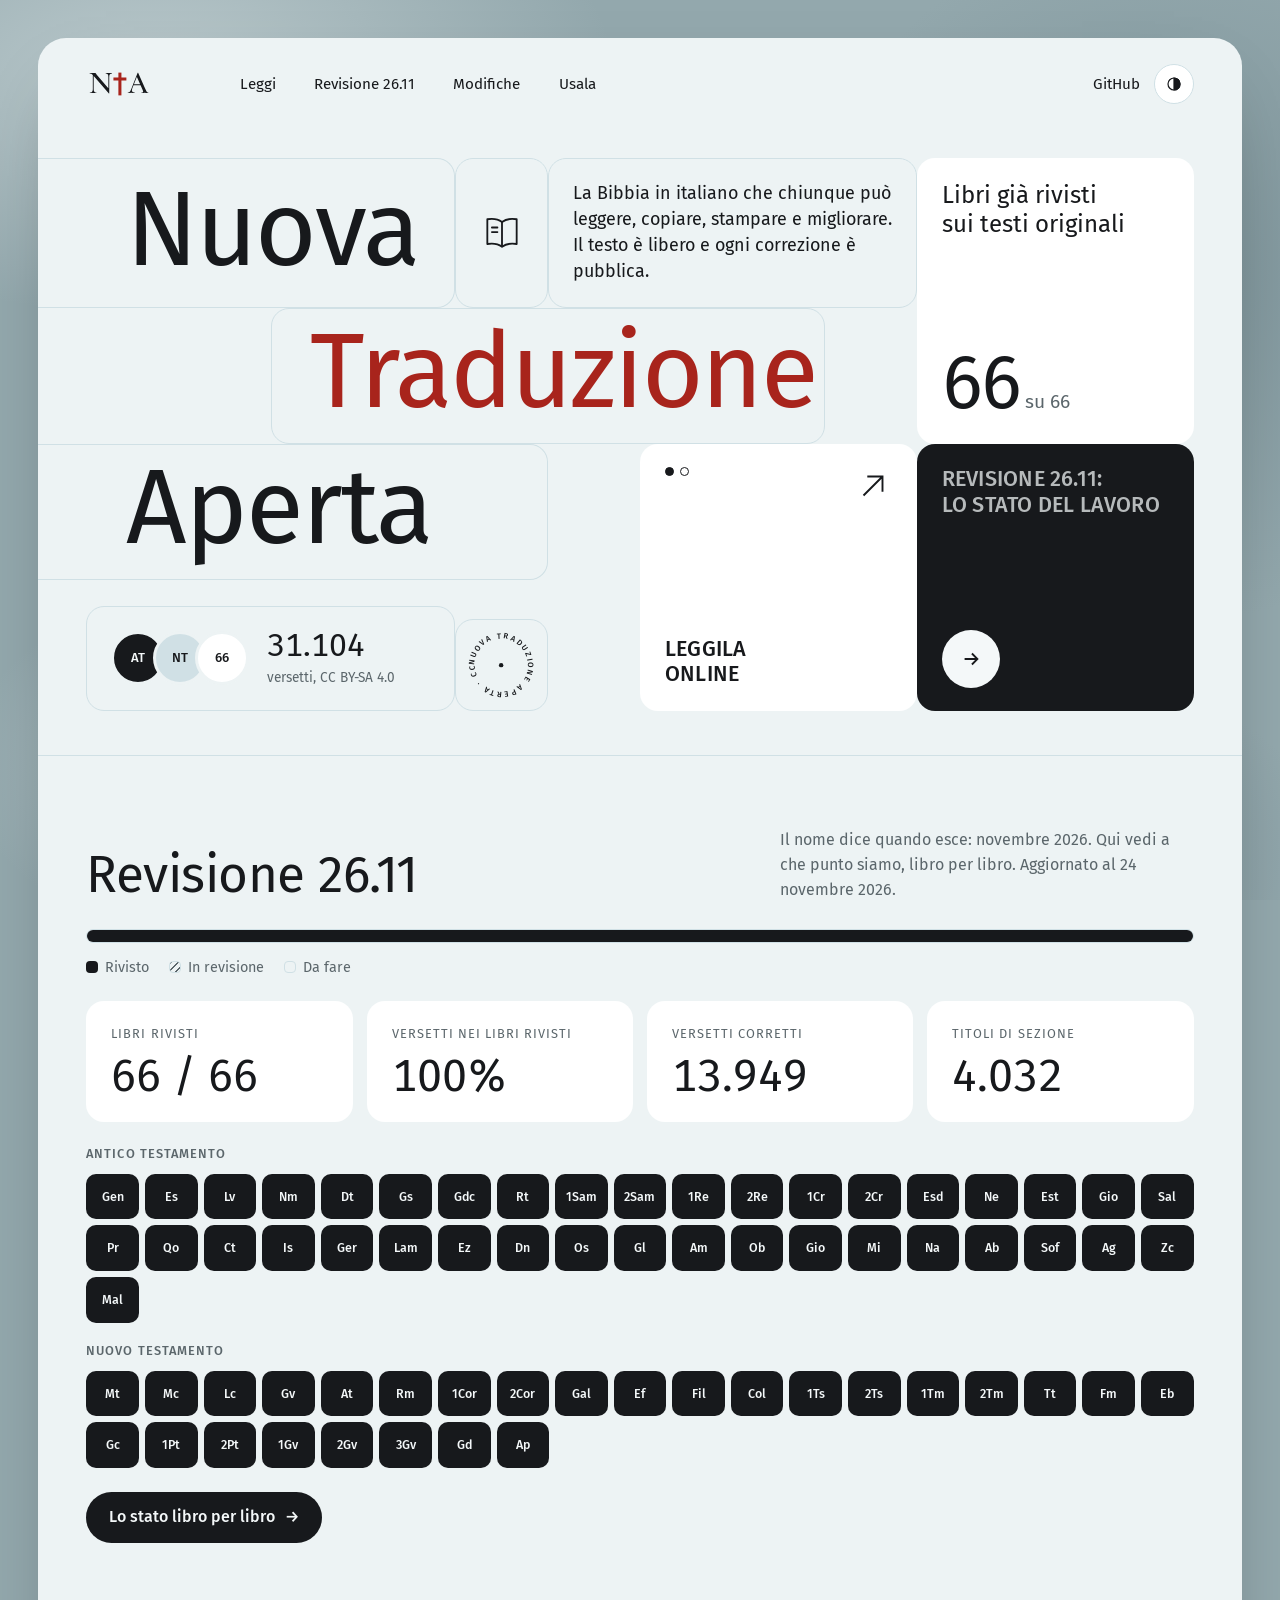
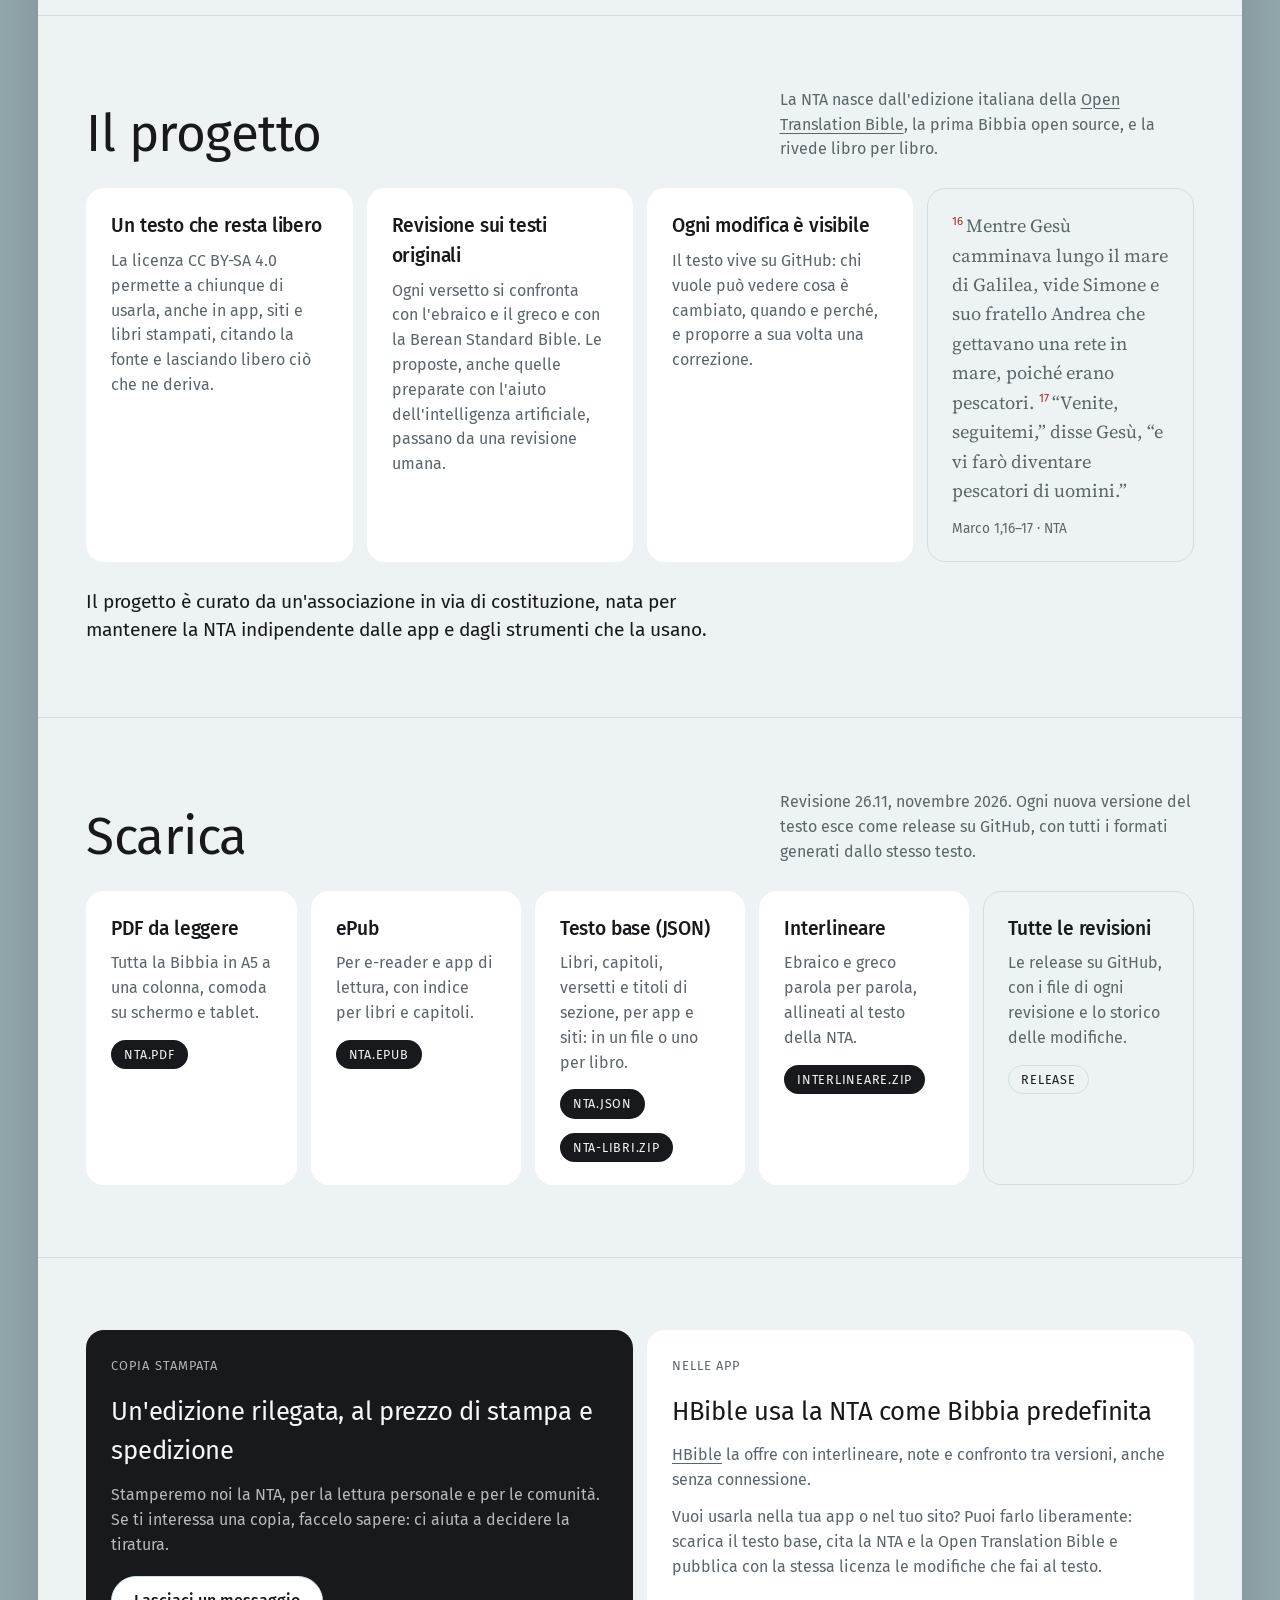
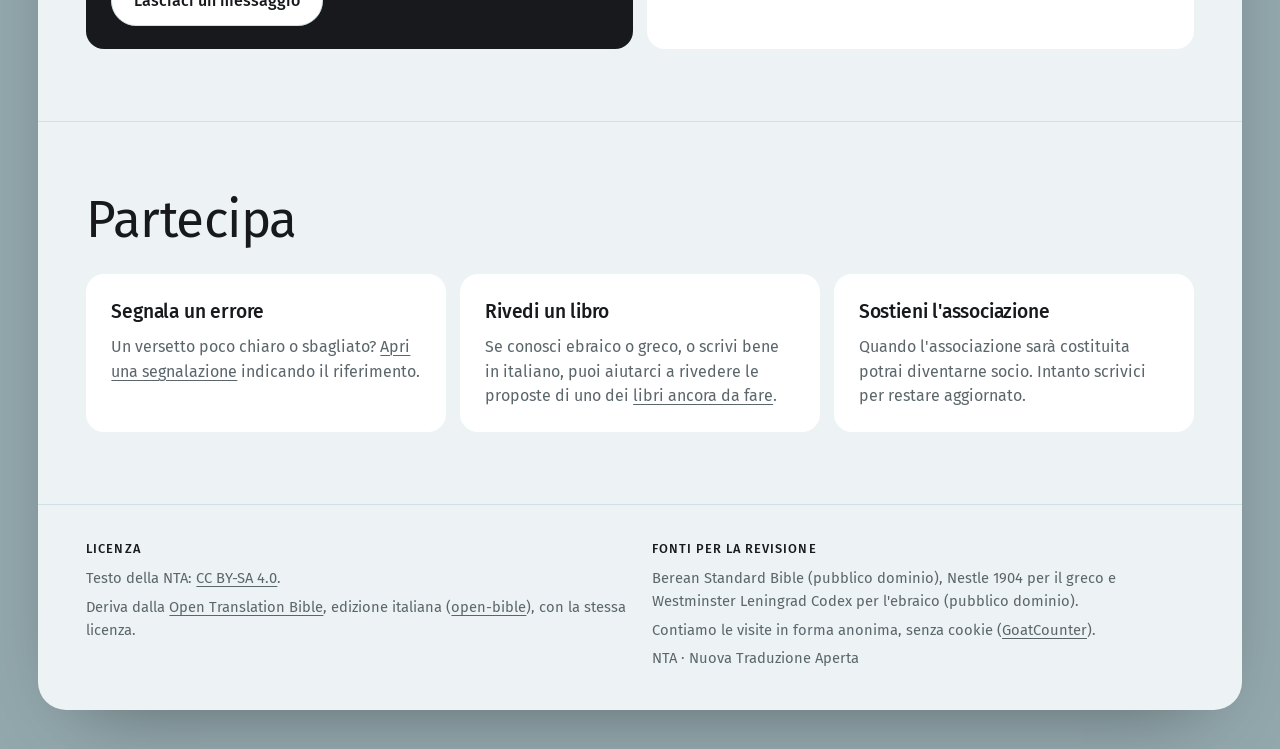
<file: index.html>
<!doctype html>
<html lang="it">
<head>
<meta charset="utf-8">
<meta name="viewport" content="width=device-width,initial-scale=1,viewport-fit=cover">
<title>Nuova Traduzione Aperta</title>
<link rel="icon" href="assets/favicon.svg" type="image/svg+xml">
<link rel="apple-touch-icon" href="assets/nta-icona-192.png">
<meta property="og:image" content="https://nta-nuova-traduzione-aperta.github.io/assets/nta-logo-1200.png">
<meta property="og:title" content="Nuova Traduzione Aperta">
<meta name="description" content="NTA, Nuova Traduzione Aperta: una traduzione italiana della Bibbia con licenza libera CC BY-SA 4.0, da leggere, scaricare, stampare e migliorare insieme. Revisione 26.11 disponibile in PDF, ePub e JSON.">
<link rel="preconnect" href="https://fonts.googleapis.com">
<link rel="preconnect" href="https://fonts.gstatic.com" crossorigin>
<link rel="stylesheet" href="https://fonts.googleapis.com/css2?family=Fira+Sans:wght@300;400;500&family=Source+Serif+4:opsz,wght@8..60,400&display=swap">
<link rel="stylesheet" href="assets/nta.css">
<script src="assets/nta.js"></script>
</head>
<body>
<div class="sheet">

<header class="mast pad">
  <a class="brand" href="./" aria-label="NTA, Nuova Traduzione Aperta, home">
    <img class="on-light" src="assets/nta-logo-inchiostro.svg" alt="NTA" width="66" height="30">
    <img class="on-dark" src="assets/nta-logo-su-scuro.svg" alt="NTA" width="66" height="30">
  </a>
  <nav aria-label="Sezioni"><ul>
    <li><a href="leggi/">Leggi</a></li>
    <li><a href="revisione/">Revisione 26.11</a></li>
    <li><a href="modifiche/">Modifiche</a></li>
    <li><a href="usa/">Usala</a></li>
  </ul></nav>
  <div class="end">
    <a href="https://github.com/NTA-nuova-traduzione-aperta/bibbia">GitHub</a>
    <button class="round" type="button" data-tema aria-label="Cambia tema chiaro o scuro">
      <svg viewBox="0 0 24 24" fill="none" stroke="currentColor" stroke-width="1.6"><circle cx="12" cy="12" r="8"/><path d="M12 4a8 8 0 0 1 0 16z" fill="currentColor"/></svg>
    </button>
  </div>
</header>

<main>
  <section class="hero pad" aria-labelledby="titolo">
    <h1 id="titolo" class="tile word w1">Nuova</h1>
    <div class="tile icon" aria-hidden="true">
      <svg viewBox="0 0 48 48" fill="none" stroke="currentColor" stroke-width="2" stroke-linejoin="round"><path d="M24 12c-4-3-10-4-16-3v27c6-1 12 0 16 3 4-3 10-4 16-3V9c-6-1-12 0-16 3z"/><path d="M24 12v27"/><path d="M13 18h6M13 23h6" stroke-linecap="round"/></svg>
    </div>
    <p class="tile tag">La Bibbia in italiano che chiunque può leggere, copiare, stampare e migliorare. Il testo è libero e ogni correzione è pubblica.</p>
    <p class="tile word w2" aria-hidden="true"><em>Traduzione</em></p>
    <p class="tile word w3" aria-hidden="true">Aperta</p>

    <div class="tile white stat">
      <p>Libri già rivisti<br>sui testi originali</p>
      <p><span class="big" data-s="rivisti">31</span> <span class="of">su 66</span></p>
    </div>

    <a class="tile white app" href="leggi/">
      <div class="top"><span class="dots" aria-hidden="true"><i></i><i></i></span>
        <svg class="arrow" viewBox="0 0 40 40" fill="none" stroke="currentColor" stroke-width="2" aria-hidden="true"><path d="M10 30 30 10M14 10h16v16"/></svg></div>
      <p class="caps">Leggila<br>online</p>
    </a>

    <a class="tile solid rev" href="revisione/">
      <p class="caps">Revisione <span data-s="revisione">26.11</span>:<br>lo stato del lavoro</p>
      <span class="go" aria-hidden="true"><svg viewBox="0 0 24 24" fill="none" stroke="currentColor" stroke-width="2"><path d="M5 12h13M13 6l6 6-6 6"/></svg></span>
    </a>

    <div class="tile facts">
      <div class="discs" aria-hidden="true"><span>AT</span><span>NT</span><span>66</span></div>
      <p><span class="num">31.104</span><small>versetti, CC BY-SA 4.0</small></p>
    </div>
    <div class="tile seal" aria-hidden="true">
      <svg viewBox="0 0 100 100"><defs><path id="giro" d="M50 50m-36 0a36 36 0 1 1 72 0a36 36 0 1 1-72 0"/></defs>
        <text><textPath href="#giro">Nuova traduzione aperta · CC BY-SA ·</textPath></text>
        <circle cx="50" cy="50" r="3" fill="currentColor"/></svg>
    </div>
  </section>

  <section class="section pad" id="revisione" aria-labelledby="t-rev">
    <div class="head">
      <h2 id="t-rev">Revisione <span data-s="revisione">26.11</span></h2>
      <p>Il nome dice quando esce: <span data-s="obiettivo">novembre 2026</span>. Qui vedi a che punto siamo, libro per libro. Aggiornato al <span data-s="aggiornato">19 ottobre 2026</span>.</p>
    </div>
    <div class="bar" id="bar" role="img" aria-label="Avanzamento della revisione"></div>
    <div class="legend"><span><i class="s-rivisto"></i>Rivisto</span><span><i class="s-in-revisione"></i>In revisione</span><span><i></i>Da fare</span></div>
    <div class="nums">
      <div class="tile white"><span class="label">Libri rivisti</span><b><span data-s="rivisti">31</span> / <span data-s="libri">66</span></b></div>
      <div class="tile white"><span class="label">Versetti nei libri rivisti</span><b data-s="percento">43%</b></div>
      <div class="tile white"><span class="label">Versetti corretti</span><b data-s="cambiati">4.440</b></div>
      <div class="tile white"><span class="label">Titoli di sezione</span><b data-s="titoli">1.733</b></div>
    </div>
    <div class="map" id="map"><p class="wait">La mappa dei libri si carica da <a href="stato.json">stato.json</a>.</p></div>
    <p style="margin-top:24px"><a class="btn dark" href="revisione/">Lo stato libro per libro <span aria-hidden="true">→</span></a></p>
  </section>

  <section class="section pad" id="progetto" aria-labelledby="t-prog">
    <div class="head">
      <h2 id="t-prog">Il progetto</h2>
      <p>La NTA nasce dall'edizione italiana della <a href="https://openbible.uk">Open Translation Bible</a>, la prima Bibbia open source, e la rivede libro per libro.</p>
    </div>
    <div class="grid">
      <div class="tile white"><h3>Un testo che resta libero</h3><p>La licenza CC BY-SA 4.0 permette a chiunque di usarla, anche in app, siti e libri stampati, citando la fonte e lasciando libero ciò che ne deriva.</p></div>
      <div class="tile white"><h3>Revisione sui testi originali</h3><p>Ogni versetto si confronta con l'ebraico e il greco e con la Berean Standard Bible. Le proposte, anche quelle preparate con l'aiuto dell'intelligenza artificiale, passano da una revisione umana.</p></div>
      <div class="tile white"><h3>Ogni modifica è visibile</h3><p>Il testo vive su GitHub: chi vuole può vedere cosa è cambiato, quando e perché, e proporre a sua volta una correzione.</p></div>
      <figure class="tile" style="margin:0">
        <p class="verse"><sup>16</sup>Mentre Gesù camminava lungo il mare di Galilea, vide Simone e suo fratello Andrea che gettavano una rete in mare, poiché erano pescatori. <sup>17</sup>“Venite, seguitemi,” disse Gesù, “e vi farò diventare pescatori di uomini.”</p>
        <figcaption class="ref">Marco 1,16–17 · NTA</figcaption>
      </figure>
    </div>
    <p class="lead" style="margin-top:26px">Il progetto è curato da un'associazione in via di costituzione, nata per mantenere la NTA indipendente dalle app e dagli strumenti che la usano.</p>
  </section>

  <section class="section pad" id="scarica" aria-labelledby="t-scar">
    <div class="head">
      <h2 id="t-scar">Scarica</h2>
      <p>Revisione 26.11, novembre 2026. Ogni nuova versione del testo esce come release su GitHub, con tutti i formati generati dallo stesso testo.</p>
    </div>
    <div class="grid">
      <div class="tile white"><h3>PDF da leggere</h3><p>Tutta la Bibbia in A5 a una colonna, comoda su schermo e tablet.</p><a class="pill ready" href="https://github.com/NTA-nuova-traduzione-aperta/bibbia/releases/latest/download/nta.pdf">nta.pdf</a></div>
      <div class="tile white"><h3>ePub</h3><p>Per e-reader e app di lettura, con indice per libri e capitoli.</p><a class="pill ready" href="https://github.com/NTA-nuova-traduzione-aperta/bibbia/releases/latest/download/nta.epub">nta.epub</a></div>
      <div class="tile white"><h3>Testo base (JSON)</h3><p>Libri, capitoli, versetti e titoli di sezione, per app e siti: in un file o uno per libro.</p><a class="pill ready" href="https://github.com/NTA-nuova-traduzione-aperta/bibbia/releases/latest/download/nta.json">nta.json</a> <a class="pill ready" href="https://github.com/NTA-nuova-traduzione-aperta/bibbia/releases/latest/download/nta-libri.zip">nta-libri.zip</a></div>
      <div class="tile white"><h3>Interlineare</h3><p>Ebraico e greco parola per parola, allineati al testo della NTA.</p><a class="pill ready" href="https://github.com/NTA-nuova-traduzione-aperta/bibbia/releases/latest/download/interlineare.zip">interlineare.zip</a></div>
      <div class="tile"><h3>Tutte le revisioni</h3><p>Le release su GitHub, con i file di ogni revisione e lo storico delle modifiche.</p><a class="pill" href="https://github.com/NTA-nuova-traduzione-aperta/bibbia/releases">Release</a></div>
    </div>
  </section>

  <section class="section pad" id="app" aria-labelledby="t-app">
    <div class="grid">
      <div class="tile solid" id="stampa">
        <span class="label" style="color:inherit;opacity:.7">Copia stampata</span>
        <h3 style="font-size:1.6rem;font-weight:400;margin:14px 0 12px">Un'edizione rilegata, al prezzo di stampa e spedizione</h3>
        <p>Stamperemo noi la NTA, per la lettura personale e per le comunità. Se ti interessa una copia, faccelo sapere: ci aiuta a decidere la tiratura.</p>
        <p style="margin-top:18px"><a class="btn" href="https://github.com/NTA-nuova-traduzione-aperta/bibbia/issues">Lasciaci un messaggio</a></p>
      </div>
      <div class="tile white">
        <span class="label">Nelle app</span>
        <h2 id="t-app" style="font-size:1.6rem;margin:14px 0 12px">HBible usa la NTA come Bibbia predefinita</h2>
        <p><a href="https://github.com/hooloovoochimico/hbible">HBible</a> la offre con interlineare, note e confronto tra versioni, anche senza connessione.</p>
        <p style="margin-top:12px">Vuoi usarla nella tua app o nel tuo sito? Puoi farlo liberamente: scarica il testo base, cita la NTA e la Open Translation Bible e pubblica con la stessa licenza le modifiche che fai al testo.</p>
      </div>
    </div>
  </section>

  <section class="section pad" id="partecipa" aria-labelledby="t-part">
    <div class="head"><h2 id="t-part">Partecipa</h2></div>
    <div class="grid">
      <div class="tile white"><h3>Segnala un errore</h3><p>Un versetto poco chiaro o sbagliato? <a href="https://github.com/NTA-nuova-traduzione-aperta/bibbia/issues">Apri una segnalazione</a> indicando il riferimento.</p></div>
      <div class="tile white"><h3>Rivedi un libro</h3><p>Se conosci ebraico o greco, o scrivi bene in italiano, puoi aiutarci a rivedere le proposte di uno dei <a href="revisione/">libri ancora da fare</a>.</p></div>
      <div class="tile white"><h3>Sostieni l'associazione</h3><p>Quando l'associazione sarà costituita potrai diventarne socio. Intanto scrivici per restare aggiornato.</p></div>
    </div>
  </section>
</main>

<footer class="pad">
  <div>
    <h4>Licenza</h4>
    <p>Testo della NTA: <a href="https://creativecommons.org/licenses/by-sa/4.0/deed.it">CC BY-SA 4.0</a>.</p>
    <p>Deriva dalla <a href="https://openbible.uk">Open Translation Bible</a>, edizione italiana (<a href="https://github.com/OpenTranslationBible/open-bible">open-bible</a>), con la stessa licenza.</p>
  </div>
  <div>
    <h4>Fonti per la revisione</h4>
    <p>Berean Standard Bible (pubblico dominio), Nestle 1904 per il greco e Westminster Leningrad Codex per l'ebraico (pubblico dominio).</p>
    <p>Contiamo le visite in forma anonima, senza cookie (<a href="https://www.goatcounter.com">GoatCounter</a>).</p>
    <p>NTA · Nuova Traduzione Aperta</p>
  </div>
</footer>

</div>
<script>
NTA.stato('').then(function (s) {
  NTA.fill(s);
  NTA.bar(document.getElementById('bar'), s);
  NTA.map(document.getElementById('map'), s, 'revisione/');
}).catch(function () {});
</script>
</body>
</html>
</file>
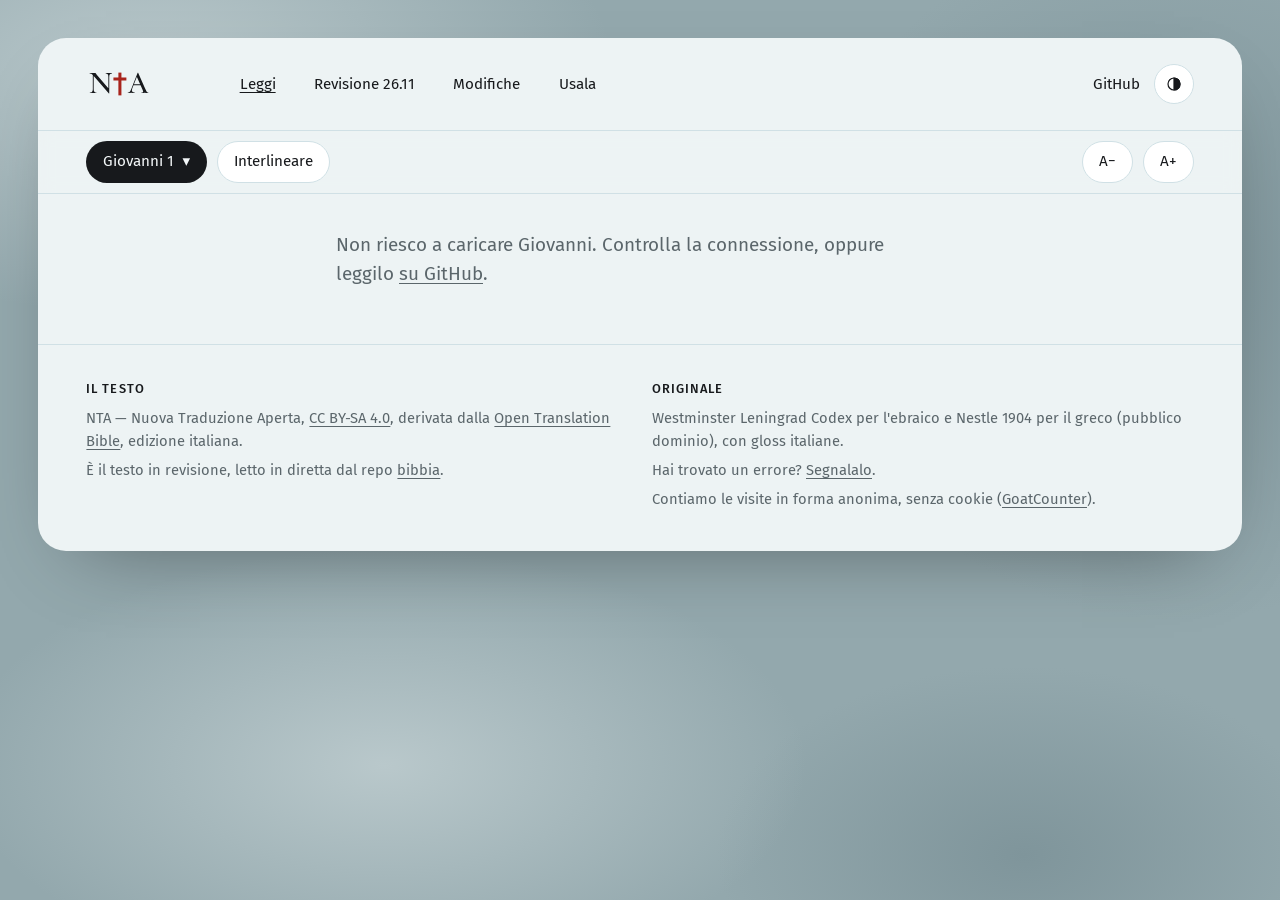
<file: leggi/index.html>
<!doctype html>
<html lang="it">
<head>
<meta charset="utf-8">
<meta name="viewport" content="width=device-width,initial-scale=1,viewport-fit=cover">
<title>Leggi la NTA</title>
<link rel="icon" href="../assets/favicon.svg" type="image/svg+xml">
<link rel="apple-touch-icon" href="../assets/nta-icona-192.png">
<meta property="og:image" content="https://nta-nuova-traduzione-aperta.github.io/assets/nta-logo-1200.png">
<meta property="og:title" content="Leggi la NTA · Nuova Traduzione Aperta">
<meta name="description" content="Leggi online la NTA, Nuova Traduzione Aperta: tutti i 66 libri, con titoli di sezione, note e il testo ebraico e greco parola per parola.">
<link rel="preconnect" href="https://fonts.googleapis.com">
<link rel="preconnect" href="https://fonts.gstatic.com" crossorigin>
<link rel="stylesheet" href="https://fonts.googleapis.com/css2?family=Fira+Sans:wght@300;400;500&family=Source+Serif+4:ital,opsz,wght@0,8..60,400;1,8..60,400&family=Noto+Serif+Hebrew&display=swap">
<link rel="stylesheet" href="../assets/nta.css">
<script src="../assets/nta.js"></script>
</head>
<body>
<div class="sheet">

<header class="mast pad">
  <a class="brand" href="../" aria-label="NTA, Nuova Traduzione Aperta, home">
    <img class="on-light" src="../assets/nta-logo-inchiostro.svg" alt="NTA" width="66" height="30">
    <img class="on-dark" src="../assets/nta-logo-su-scuro.svg" alt="NTA" width="66" height="30">
  </a>
  <nav aria-label="Sezioni"><ul>
    <li><a href="./" aria-current="page">Leggi</a></li>
    <li><a href="../revisione/">Revisione 26.11</a></li>
    <li><a href="../modifiche/">Modifiche</a></li>
    <li><a href="../usa/">Usala</a></li>
  </ul></nav>
  <div class="end">
    <a href="https://github.com/NTA-nuova-traduzione-aperta/bibbia">GitHub</a>
    <button class="round" type="button" data-tema aria-label="Cambia tema chiaro o scuro">
      <svg viewBox="0 0 24 24" fill="none" stroke="currentColor" stroke-width="1.6"><circle cx="12" cy="12" r="8"/><path d="M12 4a8 8 0 0 1 0 16z" fill="currentColor"/></svg>
    </button>
  </div>
</header>

<main>
  <div class="reader-bar pad">
    <button class="chip dark" type="button" id="scegli" aria-expanded="false" aria-controls="picker">Scegli il libro <span aria-hidden="true">▾</span></button>
    <button class="chip" type="button" id="orig" aria-pressed="false" title="Tocca un versetto per vedere l'ebraico o il greco parola per parola">Interlineare</button>
    <span class="sp"></span>
    <button class="chip" type="button" id="meno" aria-label="Testo più piccolo">A−</button>
    <button class="chip" type="button" id="piu" aria-label="Testo più grande">A+</button>
  </div>
  <p class="pad hint" id="hint" hidden>Interlineare attivo: tocca un versetto per vedere l'ebraico o il greco parola per parola, con il significato in italiano.</p>
  <div class="picker pad" id="picker" hidden></div>

  <article class="page pad" id="page" aria-live="polite">
    <p class="wait">Caricamento…</p>
  </article>
</main>

<footer class="pad">
  <div>
    <h4>Il testo</h4>
    <p>NTA — Nuova Traduzione Aperta, <a href="https://creativecommons.org/licenses/by-sa/4.0/deed.it">CC BY-SA 4.0</a>, derivata dalla <a href="https://openbible.uk">Open Translation Bible</a>, edizione italiana.</p>
    <p>È il testo in revisione, letto in diretta dal repo <a href="https://github.com/NTA-nuova-traduzione-aperta/bibbia">bibbia</a>.</p>
  </div>
  <div>
    <h4>Originale</h4>
    <p>Westminster Leningrad Codex per l'ebraico e Nestle 1904 per il greco (pubblico dominio), con gloss italiane.</p>
    <p>Hai trovato un errore? <a href="https://github.com/NTA-nuova-traduzione-aperta/bibbia/issues">Segnalalo</a>.</p>
    <p>Contiamo le visite in forma anonima, senza cookie (<a href="https://www.goatcounter.com">GoatCounter</a>).</p>
  </div>
</footer>

</div>
<script>
(function () {
  var RAW = 'https://raw.githubusercontent.com/NTA-nuova-traduzione-aperta/bibbia/main/';
  var page = document.getElementById('page'), picker = document.getElementById('picker');
  var btnScegli = document.getElementById('scegli'), btnOrig = document.getElementById('orig');
  var libri = [], cache = {}, attuale = null, conOriginale = false;
  var STATO = {
    'rivisto': 'Libro rivisto sui testi originali per la Revisione 26.11.',
    'in-revisione': 'Libro in revisione per la 26.11: qui c’è ancora il testo di prima.',
    'da-fare': 'Libro non ancora rivisto: è il testo della Open Translation Bible, con le prime correzioni.'
  };

  function salva(k, v) { try { localStorage.setItem(k, v); } catch (e) {} }
  function leggi(k) { try { return localStorage.getItem(k); } catch (e) { return null; } }
  function esc(s) { return String(s).replace(/[&<>"]/g, function (c) { return { '&': '&amp;', '<': '&lt;', '>': '&gt;', '"': '&quot;' }[c]; }); }
  function json(file) {
    if (!cache[file]) cache[file] = fetch(RAW + file).then(function (r) { if (!r.ok) throw new Error(r.status); return r.json(); });
    return cache[file];
  }
  function libro(n) { return libri.find(function (l) { return l.n === n; }); }

  // dimensione del testo
  var fs = parseFloat(leggi('nta-fs')) || 1.18;
  function setFs(x) { fs = Math.min(1.7, Math.max(.95, x)); page.style.setProperty('--fs', fs + 'rem'); salva('nta-fs', fs); }
  setFs(fs);
  document.getElementById('meno').onclick = function () { setFs(fs - .08); };
  document.getElementById('piu').onclick = function () { setFs(fs + .08); };

  btnOrig.onclick = function () {
    conOriginale = !conOriginale;
    btnOrig.setAttribute('aria-pressed', conOriginale);
    var hint = document.getElementById('hint');
    if (hint) hint.hidden = !conOriginale;
    if (!conOriginale) page.querySelectorAll('.orig').forEach(function (o) { o.remove(); });
  };

  // scelta di libro e capitolo
  btnScegli.onclick = function () { picker.hidden ? apriLibri() : chiudi(); };
  function chiudi() { picker.hidden = true; btnScegli.setAttribute('aria-expanded', 'false'); }
  function apriLibri() {
    picker.innerHTML = '';
    [['AT', 'Antico Testamento'], ['NT', 'Nuovo Testamento']].forEach(function (g) {
      var h = document.createElement('h3'); h.className = 'label'; h.style.margin = '6px 0 10px'; h.textContent = g[1];
      var cells = document.createElement('div'); cells.className = 'cells'; cells.style.marginBottom = '14px';
      libri.filter(function (l) { return l.testamento === g[0]; }).forEach(function (l) {
        var b = document.createElement('button');
        b.type = 'button'; b.className = 'cell s-' + l.stato; b.textContent = l.abbr; b.title = l.nome;
        if (attuale && attuale.b === l.n) b.setAttribute('aria-current', 'true');
        b.onclick = function () { l.capitoli === 1 ? vai(l.n, 1) : apriCapitoli(l); };
        cells.appendChild(b);
      });
      picker.appendChild(h); picker.appendChild(cells);
    });
    picker.hidden = false; btnScegli.setAttribute('aria-expanded', 'true');
  }
  function apriCapitoli(l) {
    picker.innerHTML = '';
    var top = document.createElement('div'); top.style.cssText = 'display:flex;gap:12px;align-items:center;margin-bottom:12px';
    var back = document.createElement('button'); back.type = 'button'; back.className = 'chip'; back.textContent = '← Libri'; back.onclick = apriLibri;
    var t = document.createElement('h3'); t.style.fontSize = '1.3rem'; t.textContent = l.nome;
    top.appendChild(back); top.appendChild(t); picker.appendChild(top);
    var cells = document.createElement('div'); cells.className = 'cells';
    for (var c = 1; c <= l.capitoli; c++) (function (c) {
      var b = document.createElement('button'); b.type = 'button'; b.className = 'cell'; b.textContent = c;
      if (attuale && attuale.b === l.n && attuale.c === c) b.setAttribute('aria-current', 'true');
      b.onclick = function () { vai(l.n, c); };
      cells.appendChild(b);
    })(c);
    picker.appendChild(cells);
  }

  function vai(b, c, v) {
    chiudi();
    var h = '#' + b + '-' + c + (v ? '-' + v : '');
    if (location.hash !== h) location.hash = h; else mostra(b, c, v);
  }

  function mostra(b, c, v) {
    var l = libro(b);
    if (!l) { l = libro(43); b = 43; c = 1; }
    c = Math.min(Math.max(1, c), l.capitoli);
    attuale = { b: b, c: c };
    salva('nta-pos', b + '-' + c);
    btnScegli.firstChild.textContent = l.nome + ' ' + c + ' ';
    document.title = l.nome + ' ' + c + ' · NTA';
    page.innerHTML = '<p class="wait">Caricamento di ' + esc(l.nome) + ' ' + c + '…</p>';
    json(l.file).then(function (d) {
      if (!attuale || attuale.b !== b || attuale.c !== c) return;
      var vv = d.verses.filter(function (x) { return x.c === c; });
      var html = '<h1>' + esc(l.nome) + ' ' + c + '</h1><p class="state">' + STATO[l.stato] + '</p><div class="txt"><p>';
      var note = [], aperto = true;
      vv.forEach(function (x, i) {
        if (x.t) { html += '</p><h2>' + esc(x.t) + '</h2><p>'; }
        else if (x.p && i > 0) { html += '</p><p>'; }
        var righe = x.x.split('\n');
        var sup = '<sup>' + x.v + '</sup>', fn = '';
        if (x.n) { note.push(x); fn = '<a class="fn" href="#nota-' + x.v + '" id="rif-' + x.v + '" aria-label="Nota">' + note.length + '</a>'; }
        var corpo = righe.length > 1
          ? righe.map(function (r, k) { return '<span class="poem">' + (k ? '' : sup) + esc(r) + (k === righe.length - 1 ? fn : '') + '</span>'; }).join('')
          : sup + esc(x.x) + fn;
        html += '<span class="v" id="v' + x.v + '" data-v="' + x.v + '">' + corpo + '</span> ';
      });
      html += '</p></div>';
      if (note.length) html += '<div class="notes">' + note.map(function (x, i) {
        return '<p id="nota-' + x.v + '"><a href="#rif-' + x.v + '">' + (i + 1) + '</a> · ' + c + ',' + x.v + ' — ' + esc(x.n) + '</p>';
      }).join('') + '</div>';
      html += '<nav class="pager" aria-label="Capitoli"><button class="chip" type="button" data-p="-1">← Precedente</button><button class="chip" type="button" data-p="1">Successivo →</button></nav>';
      page.innerHTML = html;
      var prec = vicino(-1), succ = vicino(1);
      page.querySelector('[data-p="-1"]').disabled = !prec;
      page.querySelector('[data-p="1"]').disabled = !succ;
      if (v) { var el = document.getElementById('v' + v); if (el) { el.classList.add('on'); el.scrollIntoView({ block: 'center' }); } }
      else window.scrollTo({ top: page.offsetTop - 60 });
    }).catch(function () {
      page.innerHTML = '<p class="wait">Non riesco a caricare ' + esc(l.nome) + '. Controlla la connessione, oppure leggilo <a href="https://github.com/NTA-nuova-traduzione-aperta/bibbia/blob/main/' + l.file + '">su GitHub</a>.</p>';
    });
  }

  function vicino(d) {
    var l = libro(attuale.b), c = attuale.c + d;
    if (c >= 1 && c <= l.capitoli) return [l.n, c];
    var a = libro(attuale.b + d);
    return a ? [a.n, d > 0 ? 1 : a.capitoli] : null;
  }

  page.addEventListener('click', function (e) {
    var p = e.target.closest('[data-p]');
    if (p) { var x = vicino(+p.dataset.p); if (x) vai(x[0], x[1]); return; }
    if (e.target.closest('a, .orig')) return;
    var v = e.target.closest('.v');
    if (!v) return;
    page.querySelectorAll('.v.on').forEach(function (o) { if (o !== v) o.classList.remove('on'); });
    v.classList.toggle('on');
    history.replaceState(null, '', '#' + attuale.b + '-' + attuale.c + '-' + v.dataset.v);
    if (conOriginale) originale(v);
  });

  function originale(span) {
    var gia = span.querySelector('.orig');
    if (gia) { gia.remove(); return; }
    var l = libro(attuale.b), c = attuale.c, n = +span.dataset.v;
    var box = document.createElement('span'); box.className = 'orig'; box.textContent = 'Caricamento dell’originale…';
    span.appendChild(box);
    json(l.file.replace('testo/', 'interlineare/')).then(function (d) {
      var o = d.verses.find(function (x) { return x.c === c && x.v === n; });
      if (!o) { box.textContent = 'Per questo versetto non c’è il testo originale.'; return; }
      var tok = o.text.split(' ');
      box.innerHTML = '<span class="words"' + (o.lang === 'he' ? ' dir="rtl" lang="he"' : ' lang="grc"') + '>' +
        o.words.map(function (w, i) {
          return '<span class="w"><b>' + esc(tok[i] || '') + '</b><span>' + esc(w.it || w.en || '') + '</span><small>' + esc(w.s || '') + '</small></span>';
        }).join('') + '</span>' + (o.tr ? '<span class="tr" style="display:block">' + esc(o.tr) + '</span>' : '');
    }).catch(function () { box.textContent = 'Non riesco a caricare l’originale.'; });
  }

  document.addEventListener('keydown', function (e) {
    if (e.target.closest('input, textarea') || e.altKey || e.ctrlKey || e.metaKey || !attuale) return;
    if (e.key === 'ArrowLeft' || e.key === 'ArrowRight') { var x = vicino(e.key === 'ArrowLeft' ? -1 : 1); if (x) vai(x[0], x[1]); }
  });

  function daHash() {
    var m = /^#(\d+)-(\d+)(?:-(\d+))?$/.exec(location.hash) || /^(\d+)-(\d+)$/.exec(leggi('nta-pos') || '');
    if (m) mostra(+m[1], +m[2], m[3] ? +m[3] : null); else mostra(43, 1);
  }

  NTA.stato('../').then(function (s) {
    libri = s.libri;
    window.addEventListener('hashchange', daHash);
    daHash();
  }).catch(function () {
    page.innerHTML = '<p class="wait">Non riesco a caricare l’elenco dei libri.</p>';
  });
})();
</script>
</body>
</html>
</file>
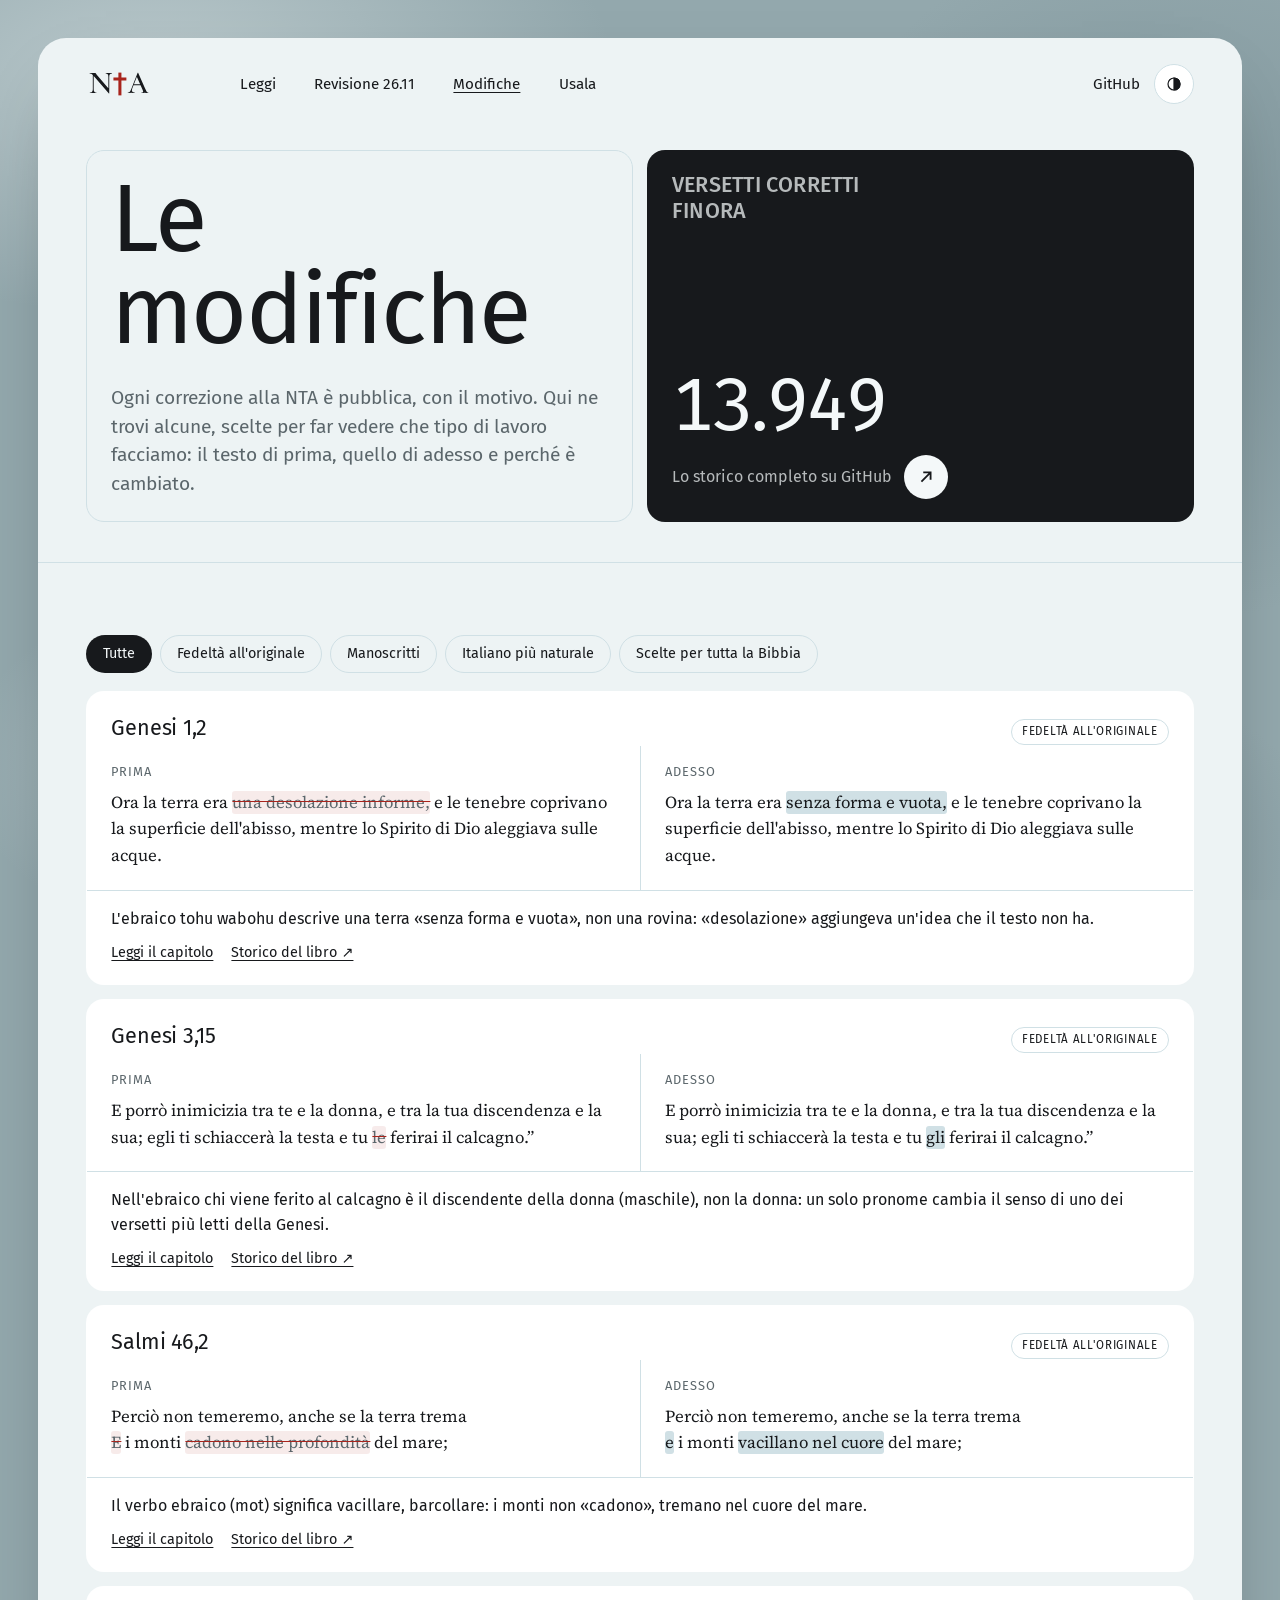
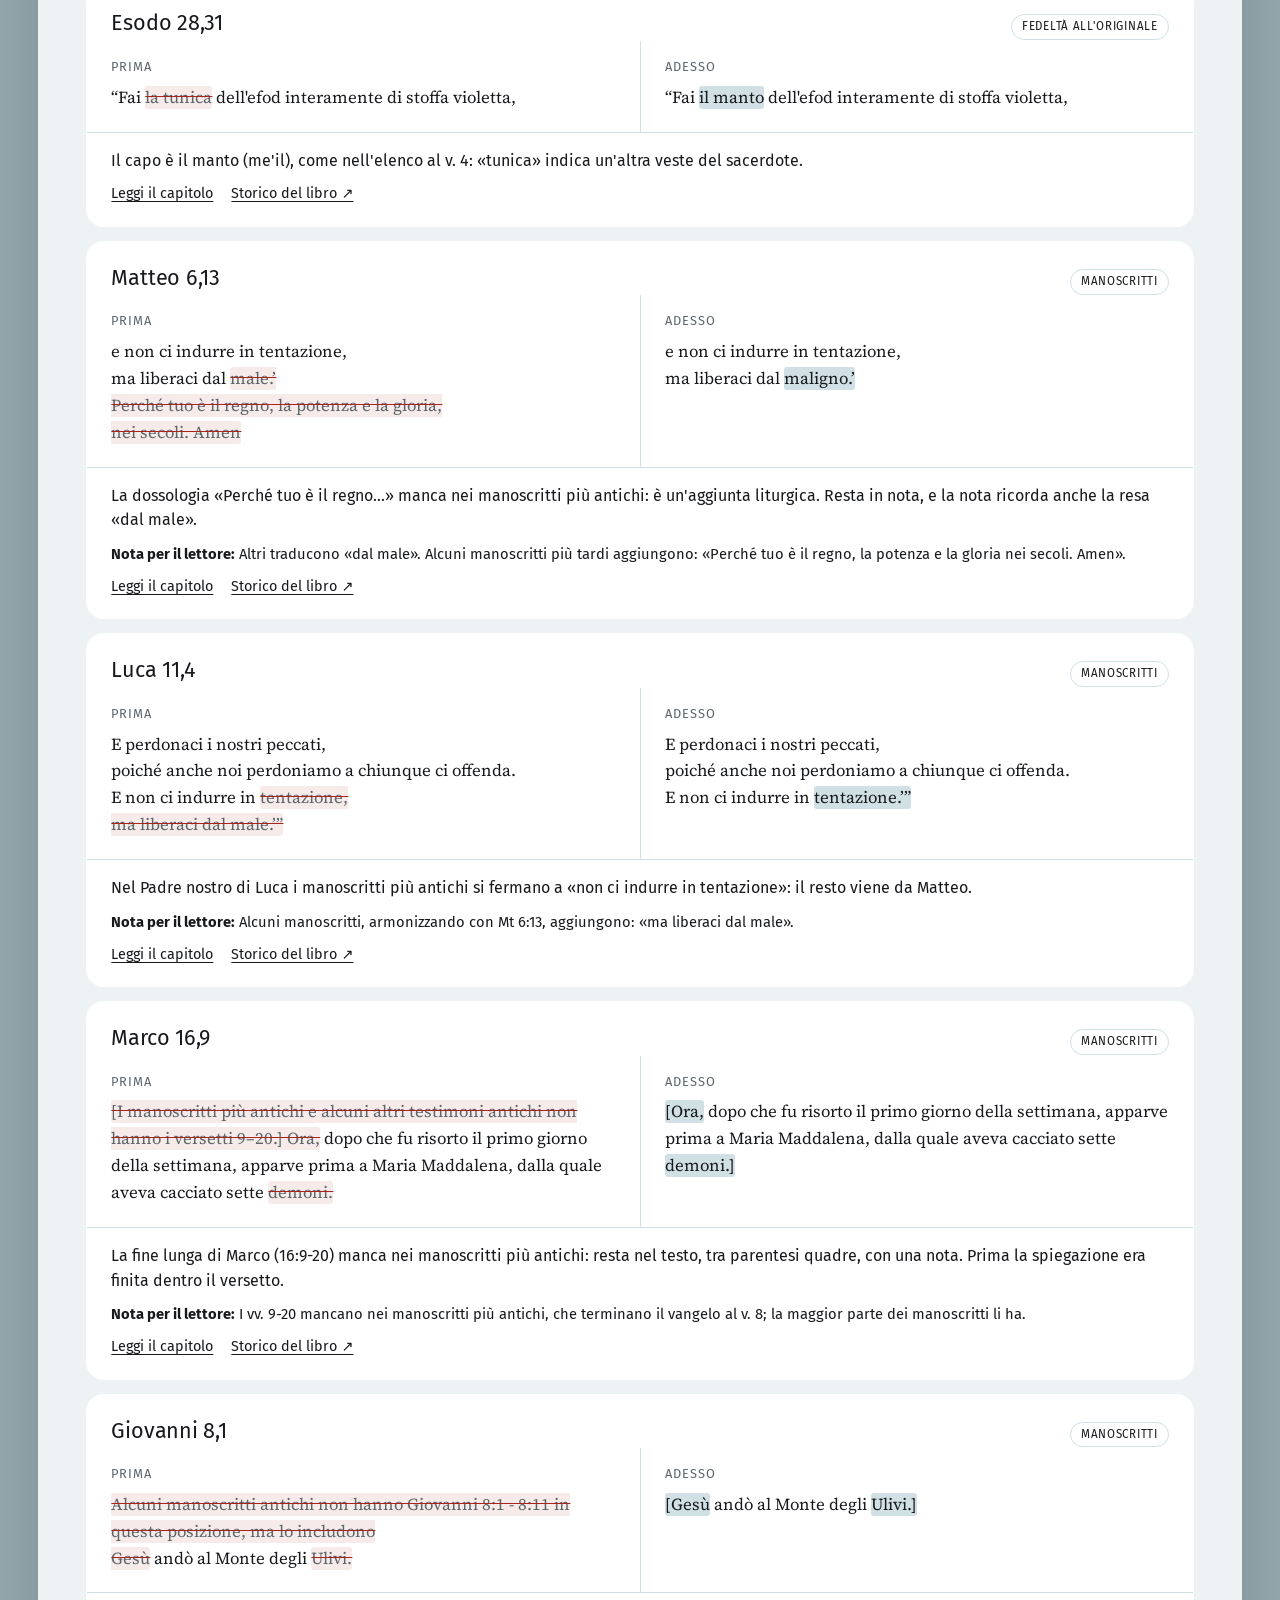
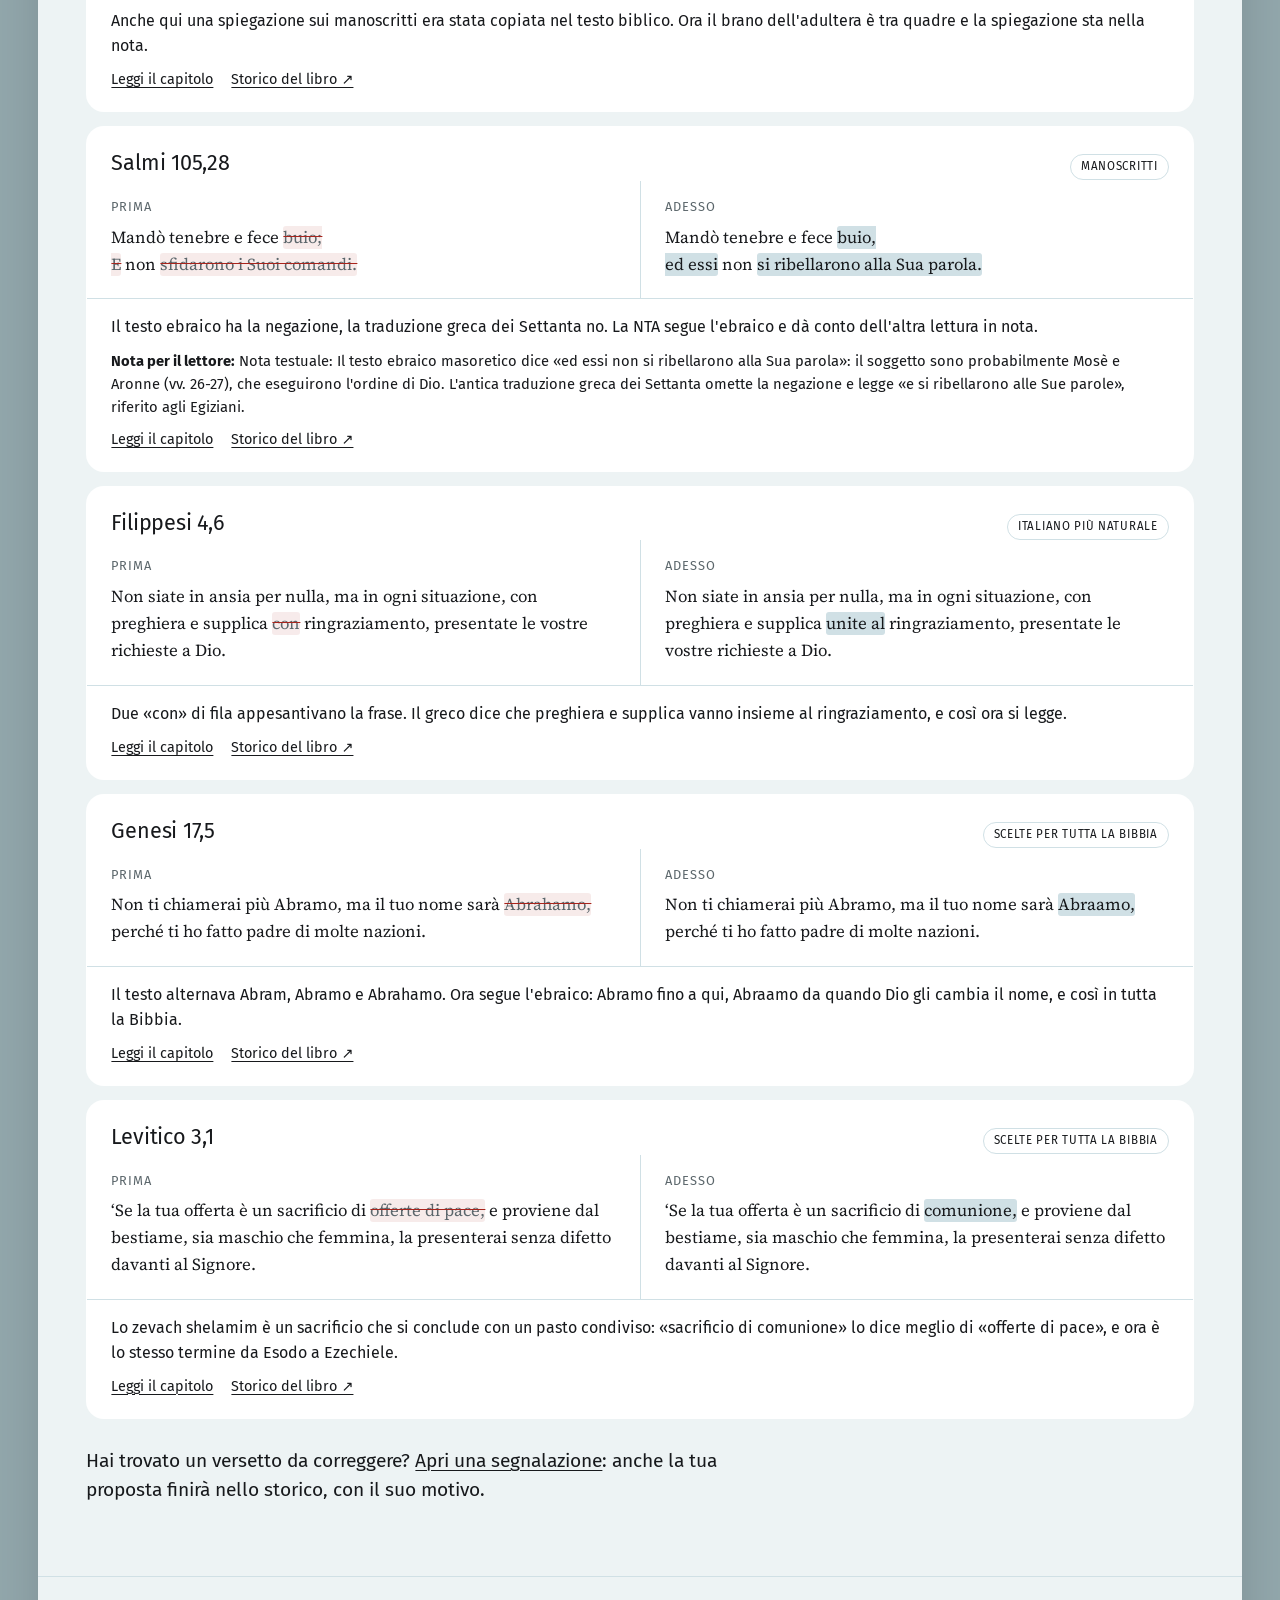
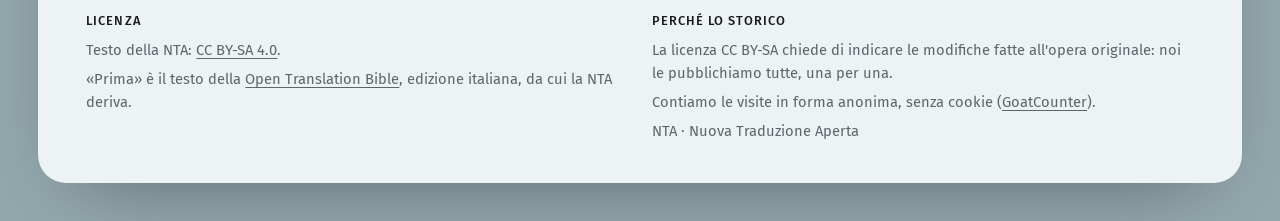
<file: modifiche/index.html>
<!doctype html>
<html lang="it">
<head>
<meta charset="utf-8">
<meta name="viewport" content="width=device-width,initial-scale=1,viewport-fit=cover">
<title>Le modifiche · NTA</title>
<link rel="icon" href="../assets/favicon.svg" type="image/svg+xml">
<link rel="apple-touch-icon" href="../assets/nta-icona-192.png">
<meta property="og:image" content="https://nta-nuova-traduzione-aperta.github.io/assets/nta-logo-1200.png">
<meta property="og:title" content="Le modifiche · Nuova Traduzione Aperta">
<meta name="description" content="Alcune delle correzioni fatte alla NTA, con il testo di prima, quello di adesso e il motivo. Lo storico completo è su GitHub.">
<link rel="preconnect" href="https://fonts.googleapis.com">
<link rel="preconnect" href="https://fonts.gstatic.com" crossorigin>
<link rel="stylesheet" href="https://fonts.googleapis.com/css2?family=Fira+Sans:wght@300;400;500&family=Source+Serif+4:opsz,wght@8..60,400&display=swap">
<link rel="stylesheet" href="../assets/nta.css">
<script src="../assets/nta.js"></script>
</head>
<body>
<div class="sheet">

<header class="mast pad">
  <a class="brand" href="../" aria-label="NTA, Nuova Traduzione Aperta, home">
    <img class="on-light" src="../assets/nta-logo-inchiostro.svg" alt="NTA" width="66" height="30">
    <img class="on-dark" src="../assets/nta-logo-su-scuro.svg" alt="NTA" width="66" height="30">
  </a>
  <nav aria-label="Sezioni"><ul>
    <li><a href="../leggi/">Leggi</a></li>
    <li><a href="../revisione/">Revisione 26.11</a></li>
    <li><a href="./" aria-current="page">Modifiche</a></li>
    <li><a href="../usa/">Usala</a></li>
  </ul></nav>
  <div class="end">
    <a href="https://github.com/NTA-nuova-traduzione-aperta/bibbia">GitHub</a>
    <button class="round" type="button" data-tema aria-label="Cambia tema chiaro o scuro">
      <svg viewBox="0 0 24 24" fill="none" stroke="currentColor" stroke-width="1.6"><circle cx="12" cy="12" r="8"/><path d="M12 4a8 8 0 0 1 0 16z" fill="currentColor"/></svg>
    </button>
  </div>
</header>

<main>
  <section class="pad" style="padding-block:20px 40px" aria-labelledby="titolo">
    <div class="grid" style="grid-template-columns:repeat(auto-fit,minmax(min(100%,320px),1fr))">
      <div class="tile" style="display:flex;flex-direction:column;justify-content:space-between;gap:28px">
        <h1 id="titolo" style="font-size:clamp(3rem,8vw,6rem);line-height:.95;letter-spacing:-.02em">Le modifiche</h1>
        <p class="lead">Ogni correzione alla NTA è pubblica, con il motivo. Qui ne trovi alcune, scelte per far vedere che tipo di lavoro facciamo: il testo di prima, quello di adesso e perché è cambiato.</p>
      </div>
      <a class="tile solid" href="https://github.com/NTA-nuova-traduzione-aperta/bibbia/tree/main/modifiche" style="display:flex;flex-direction:column;justify-content:space-between;gap:28px;text-decoration:none">
        <p class="caps">Versetti corretti<br>finora</p>
        <div>
          <p class="big" data-s="cambiati">4.440</p>
          <p style="margin-top:12px;display:flex;align-items:center;gap:12px">Lo storico completo su GitHub <span class="go" aria-hidden="true" style="width:44px;height:44px"><svg viewBox="0 0 24 24" fill="none" stroke="currentColor" stroke-width="2"><path d="M7 17 17 7M9 7h8v8"/></svg></span></p>
        </div>
      </a>
    </div>
  </section>

  <section class="section pad" aria-label="Esempi di modifiche">
    <div class="filters" role="group" aria-label="Filtra per tipo" id="filters"></div>
    <div class="changes" id="changes"><p class="wait">Le modifiche si caricano da <a href="../modifiche.json">modifiche.json</a>.</p></div>
    <p style="margin-top:28px" class="lead">Hai trovato un versetto da correggere? <a href="https://github.com/NTA-nuova-traduzione-aperta/bibbia/issues">Apri una segnalazione</a>: anche la tua proposta finirà nello storico, con il suo motivo.</p>
  </section>
</main>

<footer class="pad">
  <div>
    <h4>Licenza</h4>
    <p>Testo della NTA: <a href="https://creativecommons.org/licenses/by-sa/4.0/deed.it">CC BY-SA 4.0</a>.</p>
    <p>«Prima» è il testo della <a href="https://openbible.uk">Open Translation Bible</a>, edizione italiana, da cui la NTA deriva.</p>
  </div>
  <div>
    <h4>Perché lo storico</h4>
    <p>La licenza CC BY-SA chiede di indicare le modifiche fatte all'opera originale: noi le pubblichiamo tutte, una per una.</p>
    <p>Contiamo le visite in forma anonima, senza cookie (<a href="https://www.goatcounter.com">GoatCounter</a>).</p>
    <p>NTA · Nuova Traduzione Aperta</p>
  </div>
</footer>

</div>
<script>
(function () {
  var box = document.getElementById('changes'), bar = document.getElementById('filters');
  var dati = [], filtro = 'Tutte';

  function esc(s) { return s.replace(/[&<>"]/g, function (c) { return { '&': '&amp;', '<': '&lt;', '>': '&gt;', '"': '&quot;' }[c]; }); }

  // differenze parola per parola (sottosequenza comune più lunga sui token, spazi compresi)
  function diff(a, b) {
    var x = a.split(/(\s+)/), y = b.split(/(\s+)/), n = x.length, m = y.length, i, j;
    var L = []; for (i = 0; i <= n; i++) { L.push(new Array(m + 1).fill(0)); }
    for (i = n - 1; i >= 0; i--) for (j = m - 1; j >= 0; j--) L[i][j] = x[i] === y[j] ? L[i + 1][j + 1] + 1 : Math.max(L[i + 1][j], L[i][j + 1]);
    var A = '', B = ''; i = 0; j = 0;
    while (i < n || j < m) {
      if (i < n && j < m && x[i] === y[j]) { A += esc(x[i]); B += esc(y[j]); i++; j++; }
      else if (j < m && (i === n || L[i][j + 1] >= L[i + 1][j])) { B += /^\s+$/.test(y[j]) ? esc(y[j]) : '<ins>' + esc(y[j]) + '</ins>'; j++; }
      else { A += /^\s+$/.test(x[i]) ? esc(x[i]) : '<del>' + esc(x[i]) + '</del>'; i++; }
    }
    return [A.replace(/<\/del>(\s+)<del>/g, '$1'), B.replace(/<\/ins>(\s+)<ins>/g, '$1')];
  }

  function render() {
    box.innerHTML = '';
    dati.filter(function (d) { return filtro === 'Tutte' || d.tipo === filtro; }).forEach(function (d) {
      var p = diff(d.prima, d.dopo), r = d.ref.split(':');
      var a = document.createElement('article');
      a.className = 'tile white change';
      a.innerHTML =
        '<header><h3>' + esc(d.dove) + '</h3><span class="badge">' + esc(d.tipo) + '</span></header>' +
        '<div class="side"><span class="label">Prima</span><p class="verse">' + p[0] + '</p></div>' +
        '<div class="side"><span class="label">Adesso</span><p class="verse">' + p[1] + '</p></div>' +
        '<div class="foot"><p>' + esc(d.perche) + '</p>' +
        (d.nota ? '<p class="nota"><b>Nota per il lettore:</b> ' + esc(d.nota) + '</p>' : '') +
        '<p class="links"><a href="../leggi/#' + r[0] + '-' + r[1] + '-' + r[2] + '">Leggi il capitolo</a>' +
        '<a href="https://github.com/NTA-nuova-traduzione-aperta/bibbia/commits/main/' + d.file + '">Storico del libro ↗</a></p></div>';
      box.appendChild(a);
    });
  }

  fetch('../modifiche.json', { cache: 'no-cache' }).then(function (r) { return r.json(); }).then(function (m) {
    dati = m.modifiche;
    document.querySelectorAll('[data-s="cambiati"]').forEach(function (el) { el.textContent = NTA.num(m.totale); });
    ['Tutte'].concat(dati.map(function (d) { return d.tipo; }).filter(function (t, i, a) { return a.indexOf(t) === i; })).forEach(function (t) {
      var b = document.createElement('button');
      b.type = 'button'; b.textContent = t; b.setAttribute('aria-pressed', t === filtro);
      b.onclick = function () {
        filtro = t;
        bar.querySelectorAll('button').forEach(function (x) { x.setAttribute('aria-pressed', x === b); });
        render();
      };
      bar.appendChild(b);
    });
    render();
  }).catch(function () {});
})();
</script>
</body>
</html>
</file>
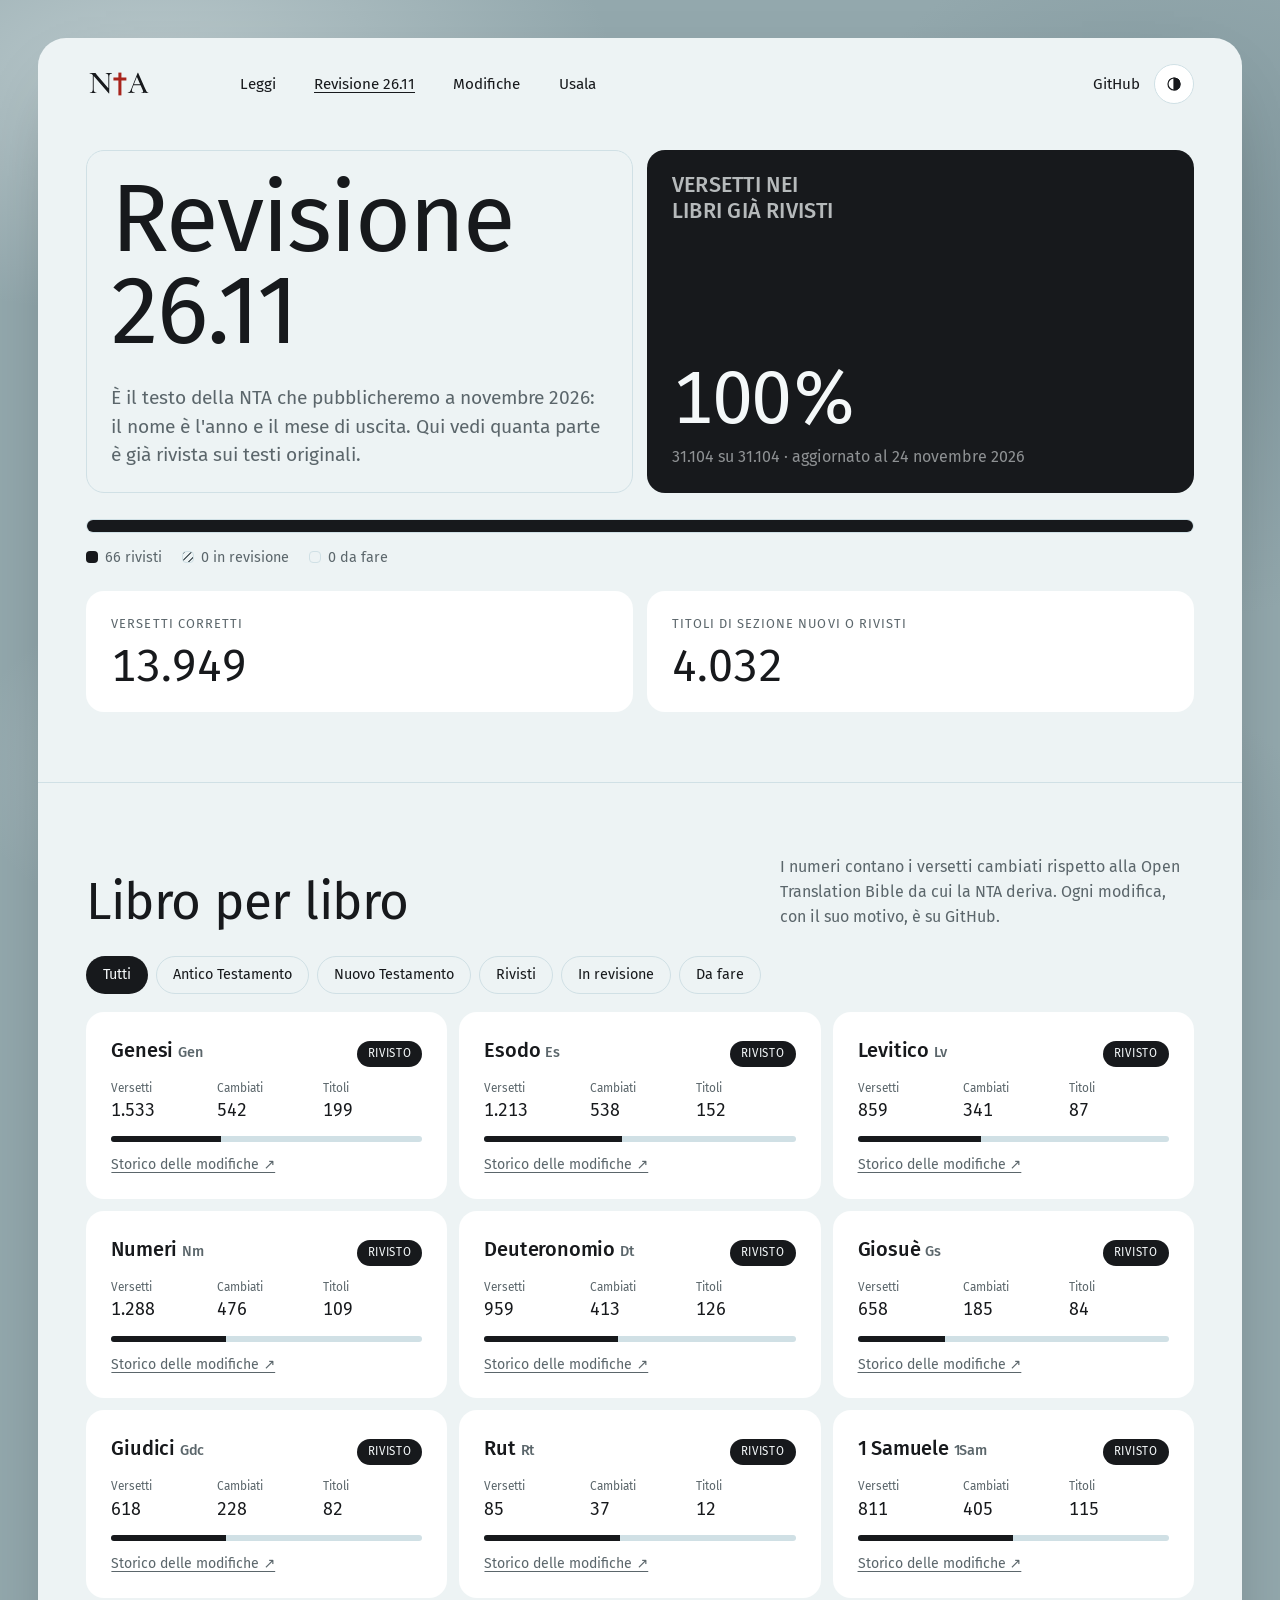
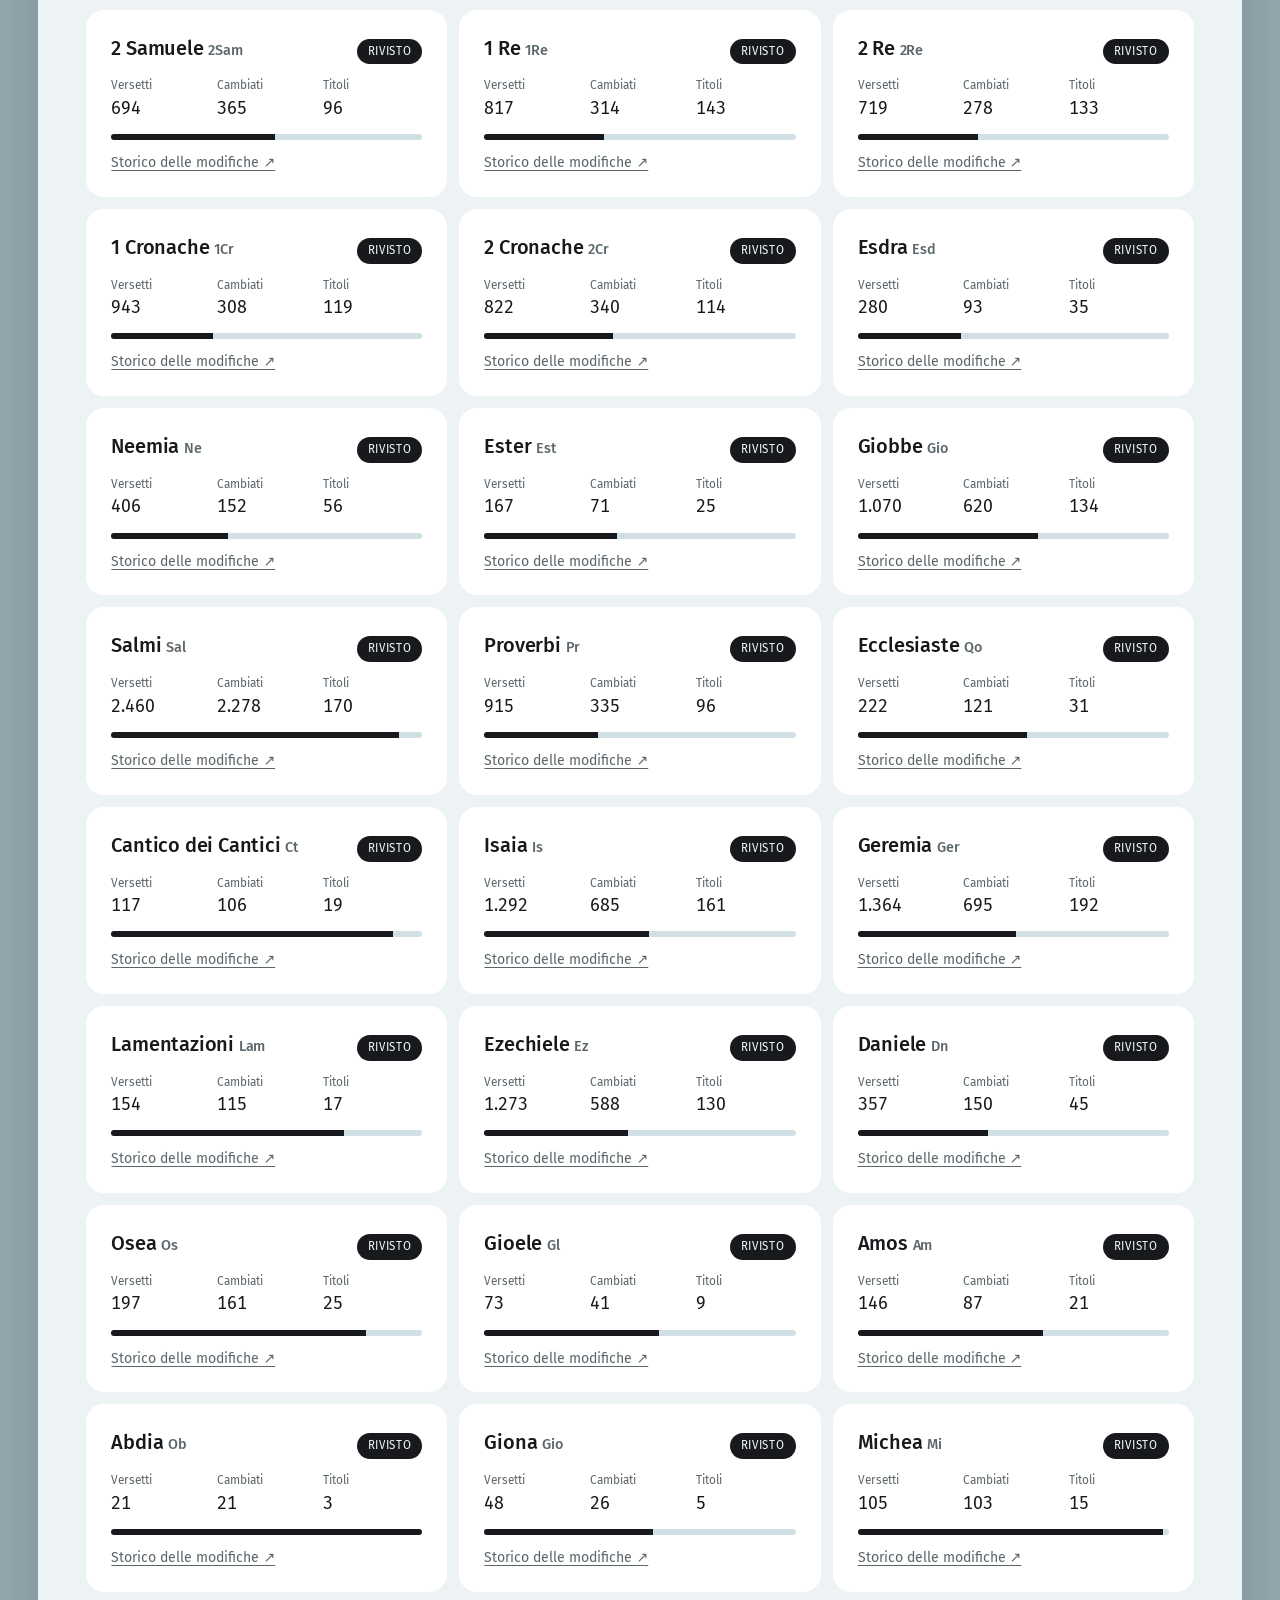
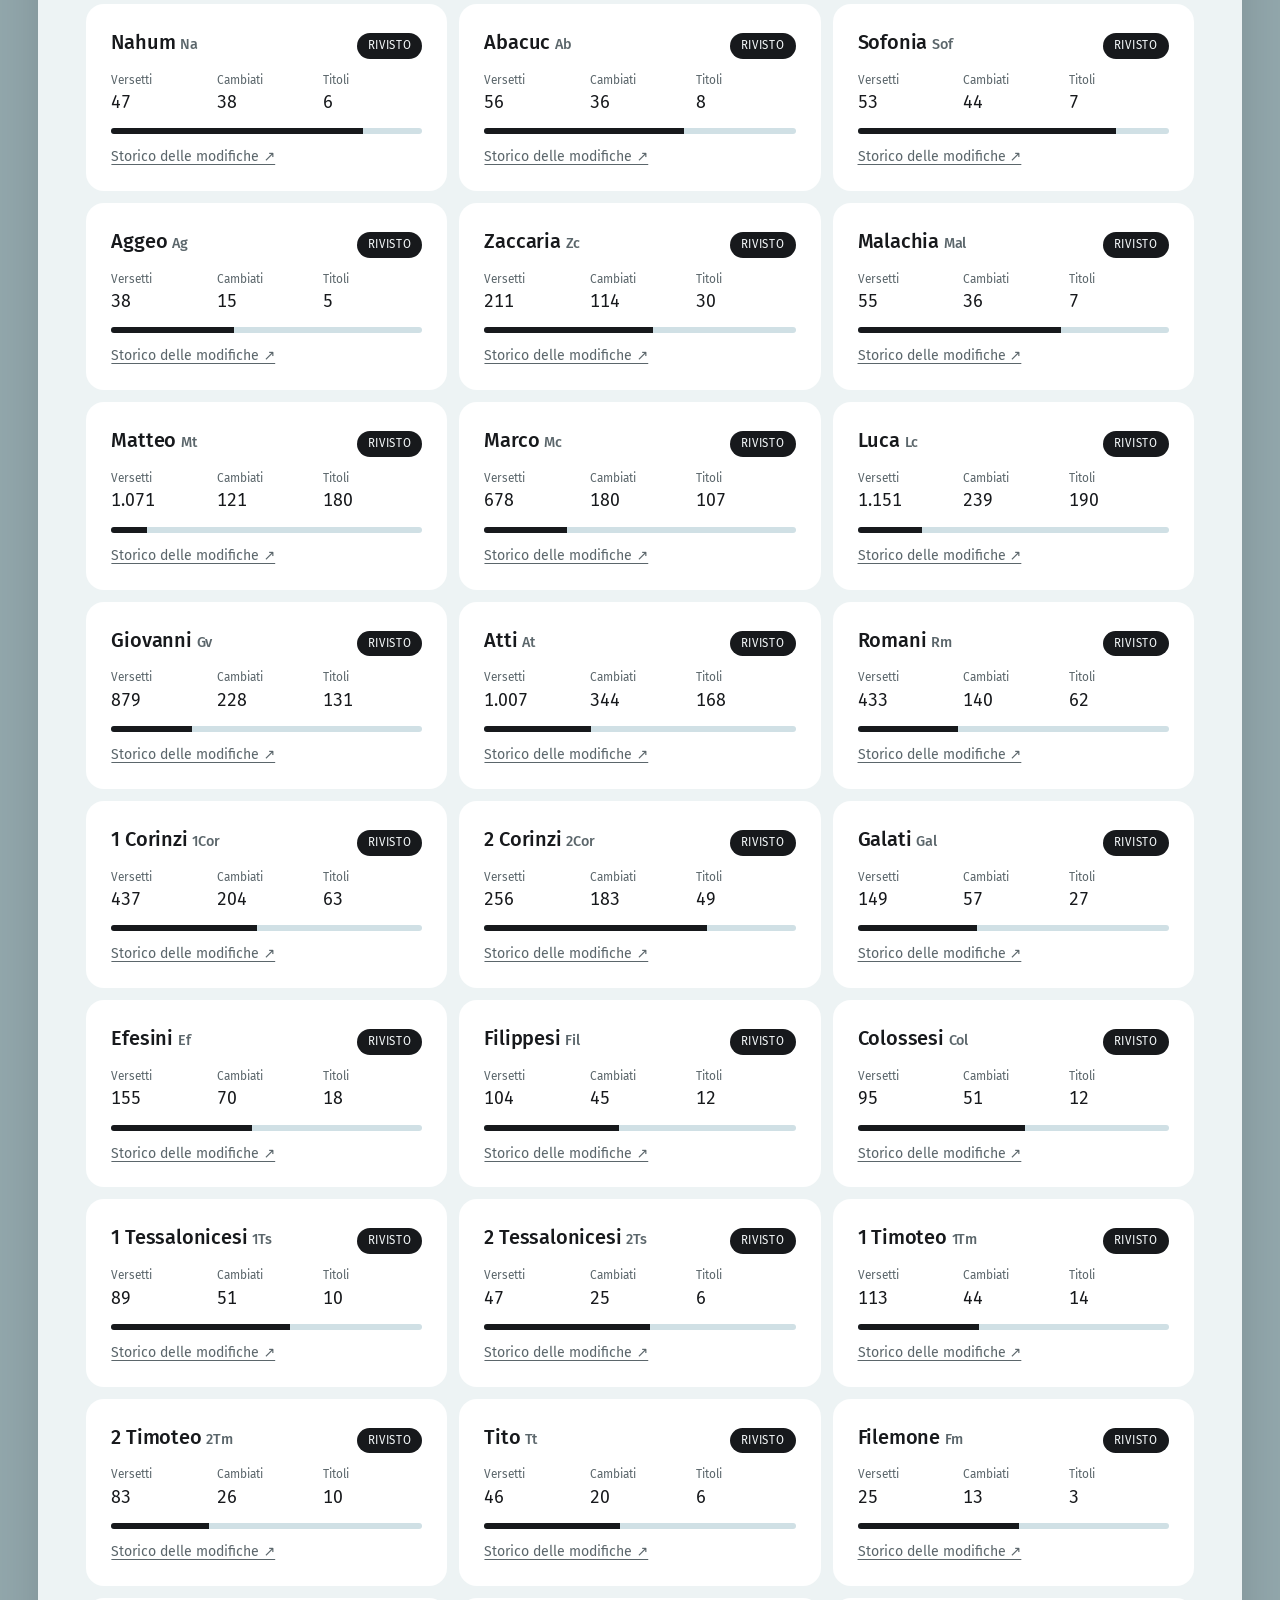
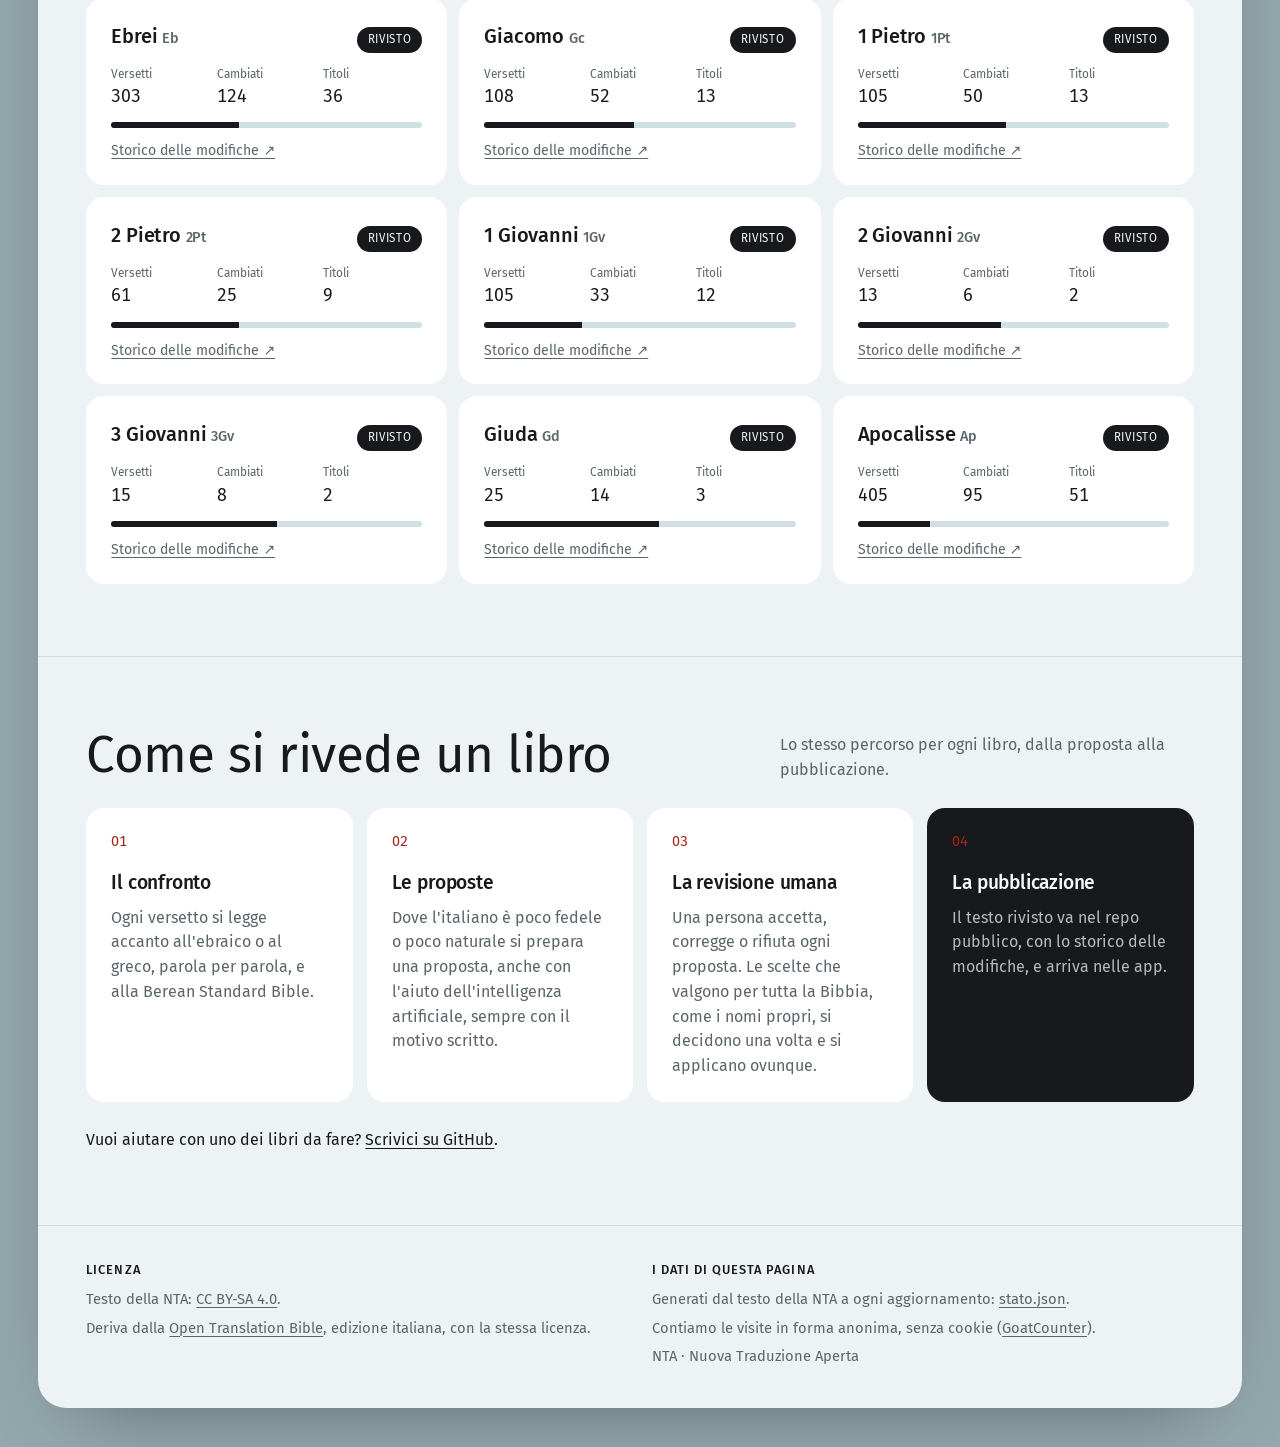
<file: revisione/index.html>
<!doctype html>
<html lang="it">
<head>
<meta charset="utf-8">
<meta name="viewport" content="width=device-width,initial-scale=1,viewport-fit=cover">
<title>Revisione 26.11 · NTA</title>
<link rel="icon" href="../assets/favicon.svg" type="image/svg+xml">
<link rel="apple-touch-icon" href="../assets/nta-icona-192.png">
<meta property="og:image" content="https://nta-nuova-traduzione-aperta.github.io/assets/nta-logo-1200.png">
<meta property="og:title" content="Revisione 26.11 · Nuova Traduzione Aperta">
<meta name="description" content="A che punto è la revisione 26.11 della NTA, la Nuova Traduzione Aperta: libri rivisti, in revisione e da fare, con i versetti e i titoli cambiati in ciascun libro.">
<link rel="preconnect" href="https://fonts.googleapis.com">
<link rel="preconnect" href="https://fonts.gstatic.com" crossorigin>
<link rel="stylesheet" href="https://fonts.googleapis.com/css2?family=Fira+Sans:wght@300;400;500&display=swap">
<link rel="stylesheet" href="../assets/nta.css">
<script src="../assets/nta.js"></script>
</head>
<body>
<div class="sheet">

<header class="mast pad">
  <a class="brand" href="../" aria-label="NTA, Nuova Traduzione Aperta, home">
    <img class="on-light" src="../assets/nta-logo-inchiostro.svg" alt="NTA" width="66" height="30">
    <img class="on-dark" src="../assets/nta-logo-su-scuro.svg" alt="NTA" width="66" height="30">
  </a>
  <nav aria-label="Sezioni"><ul>
    <li><a href="../leggi/">Leggi</a></li>
    <li><a href="./" aria-current="page">Revisione 26.11</a></li>
    <li><a href="../modifiche/">Modifiche</a></li>
    <li><a href="../usa/">Usala</a></li>
  </ul></nav>
  <div class="end">
    <a href="https://github.com/NTA-nuova-traduzione-aperta/bibbia">GitHub</a>
    <button class="round" type="button" data-tema aria-label="Cambia tema chiaro o scuro">
      <svg viewBox="0 0 24 24" fill="none" stroke="currentColor" stroke-width="1.6"><circle cx="12" cy="12" r="8"/><path d="M12 4a8 8 0 0 1 0 16z" fill="currentColor"/></svg>
    </button>
  </div>
</header>

<main>
  <section class="pad" style="padding-block:20px 48px" aria-labelledby="titolo">
    <div class="grid" style="grid-template-columns:repeat(auto-fit,minmax(min(100%,320px),1fr))">
      <div class="tile" style="display:flex;flex-direction:column;justify-content:space-between;gap:28px">
        <h1 id="titolo" style="font-size:clamp(3rem,8vw,6rem);line-height:.95;letter-spacing:-.02em">Revisione <span data-s="revisione">26.11</span></h1>
        <p class="lead">È il testo della NTA che pubblicheremo a <span data-s="obiettivo">novembre 2026</span>: il nome è l'anno e il mese di uscita. Qui vedi quanta parte è già rivista sui testi originali.</p>
      </div>
      <div class="tile solid" style="display:flex;flex-direction:column;justify-content:space-between;gap:28px">
        <p class="caps">Versetti nei<br>libri già rivisti</p>
        <div>
          <p class="big" data-s="percento">43%</p>
          <p style="margin-top:10px;opacity:.75"><span data-s="versettiRivisti">13.386</span> su <span data-s="versetti">31.104</span> · aggiornato al <span data-s="aggiornato">19 ottobre 2026</span></p>
        </div>
      </div>
    </div>
    <div style="margin-top:26px">
      <div class="bar" id="bar" role="img" aria-label="Avanzamento della revisione"></div>
      <div class="legend"><span><i class="s-rivisto"></i><span data-s="rivisti">31</span> rivisti</span><span><i class="s-in-revisione"></i><span data-s="inRevisione">1</span> in revisione</span><span><i></i><span data-s="daFare">34</span> da fare</span></div>
    </div>
    <div class="nums">
      <div class="tile white"><span class="label">Versetti corretti</span><b data-s="cambiati">4.440</b></div>
      <div class="tile white"><span class="label">Titoli di sezione nuovi o rivisti</span><b data-s="titoli">1.733</b></div>
    </div>
  </section>

  <section class="section pad" aria-labelledby="t-libri">
    <div class="head">
      <h2 id="t-libri">Libro per libro</h2>
      <p>I numeri contano i versetti cambiati rispetto alla Open Translation Bible da cui la NTA deriva. Ogni modifica, con il suo motivo, è su GitHub.</p>
    </div>
    <div class="filters" role="group" aria-label="Filtra i libri">
      <button type="button" data-f="tutti" aria-pressed="true">Tutti</button>
      <button type="button" data-f="AT" aria-pressed="false">Antico Testamento</button>
      <button type="button" data-f="NT" aria-pressed="false">Nuovo Testamento</button>
      <button type="button" data-f="rivisto" aria-pressed="false">Rivisti</button>
      <button type="button" data-f="in-revisione" aria-pressed="false">In revisione</button>
      <button type="button" data-f="da-fare" aria-pressed="false">Da fare</button>
    </div>
    <div class="books" id="books"><p class="wait">L'elenco dei libri si carica da <a href="../stato.json">stato.json</a>.</p></div>
  </section>

  <section class="section pad" aria-labelledby="t-come">
    <div class="head">
      <h2 id="t-come">Come si rivede un libro</h2>
      <p>Lo stesso percorso per ogni libro, dalla proposta alla pubblicazione.</p>
    </div>
    <div class="grid steps">
      <div class="tile white"><h3>Il confronto</h3><p>Ogni versetto si legge accanto all'ebraico o al greco, parola per parola, e alla Berean Standard Bible.</p></div>
      <div class="tile white"><h3>Le proposte</h3><p>Dove l'italiano è poco fedele o poco naturale si prepara una proposta, anche con l'aiuto dell'intelligenza artificiale, sempre con il motivo scritto.</p></div>
      <div class="tile white"><h3>La revisione umana</h3><p>Una persona accetta, corregge o rifiuta ogni proposta. Le scelte che valgono per tutta la Bibbia, come i nomi propri, si decidono una volta e si applicano ovunque.</p></div>
      <div class="tile solid"><h3>La pubblicazione</h3><p>Il testo rivisto va nel repo pubblico, con lo storico delle modifiche, e arriva nelle app.</p></div>
    </div>
    <p style="margin-top:26px">Vuoi aiutare con uno dei libri da fare? <a href="https://github.com/NTA-nuova-traduzione-aperta/bibbia/issues">Scrivici su GitHub</a>.</p>
  </section>
</main>

<footer class="pad">
  <div>
    <h4>Licenza</h4>
    <p>Testo della NTA: <a href="https://creativecommons.org/licenses/by-sa/4.0/deed.it">CC BY-SA 4.0</a>.</p>
    <p>Deriva dalla <a href="https://openbible.uk">Open Translation Bible</a>, edizione italiana, con la stessa licenza.</p>
  </div>
  <div>
    <h4>I dati di questa pagina</h4>
    <p>Generati dal testo della NTA a ogni aggiornamento: <a href="../stato.json">stato.json</a>.</p>
    <p>Contiamo le visite in forma anonima, senza cookie (<a href="https://www.goatcounter.com">GoatCounter</a>).</p>
    <p>NTA · Nuova Traduzione Aperta</p>
  </div>
</footer>

</div>
<script>
(function () {
  var libri = [], filtro = 'tutti';
  var box = document.getElementById('books');

  function render() {
    box.innerHTML = '';
    libri.filter(function (l) {
      return filtro === 'tutti' || l.testamento === filtro || l.stato === filtro;
    }).forEach(function (l) {
      var art = document.createElement('article');
      art.className = 'tile ' + (l.stato === 'da-fare' ? '' : 'white ') + 'book';
      art.id = 'libro-' + l.n;
      var quota = l.versetti ? Math.min(100, (l.cambiati / l.versetti) * 100) : 0;
      art.innerHTML =
        '<div class="t"><h3></h3><span class="badge s-' + l.stato + '"></span></div>' +
        '<dl><div><dt>Versetti</dt><dd>' + NTA.num(l.versetti) + '</dd></div>' +
        '<div><dt>Cambiati</dt><dd>' + NTA.num(l.cambiati) + '</dd></div>' +
        '<div><dt>Titoli</dt><dd>' + NTA.num(l.titoli) + '</dd></div></dl>' +
        '<div class="meter" title="Quota di versetti cambiati"><span style="width:' + quota + '%"></span></div>' +
        '<a class="h" href="https://github.com/NTA-nuova-traduzione-aperta/bibbia/commits/main/' + l.file + '">Storico delle modifiche ↗</a>';
      art.querySelector('h3').innerHTML = '';
      art.querySelector('h3').append(l.nome + ' ');
      var ab = document.createElement('span'); ab.className = 'ab'; ab.textContent = l.abbr;
      art.querySelector('h3').appendChild(ab);
      art.querySelector('.badge').textContent = NTA.STATI[l.stato];
      if (l.nota) { var n = document.createElement('p'); n.className = 'ab'; n.textContent = l.nota.charAt(0).toUpperCase() + l.nota.slice(1); art.querySelector('.t').after(n); n.style.marginTop = '-8px'; }
      box.appendChild(art);
    });
  }

  document.querySelector('.filters').addEventListener('click', function (e) {
    var b = e.target.closest('button');
    if (!b) return;
    filtro = b.dataset.f;
    this.querySelectorAll('button').forEach(function (x) { x.setAttribute('aria-pressed', x === b); });
    render();
  });

  NTA.stato('../').then(function (s) {
    libri = s.libri;
    NTA.fill(s);
    NTA.bar(document.getElementById('bar'), s);
    render();
    if (location.hash) { var el = document.querySelector(location.hash); if (el) el.scrollIntoView(); }
  }).catch(function () {});
})();
</script>
</body>
</html>
</file>
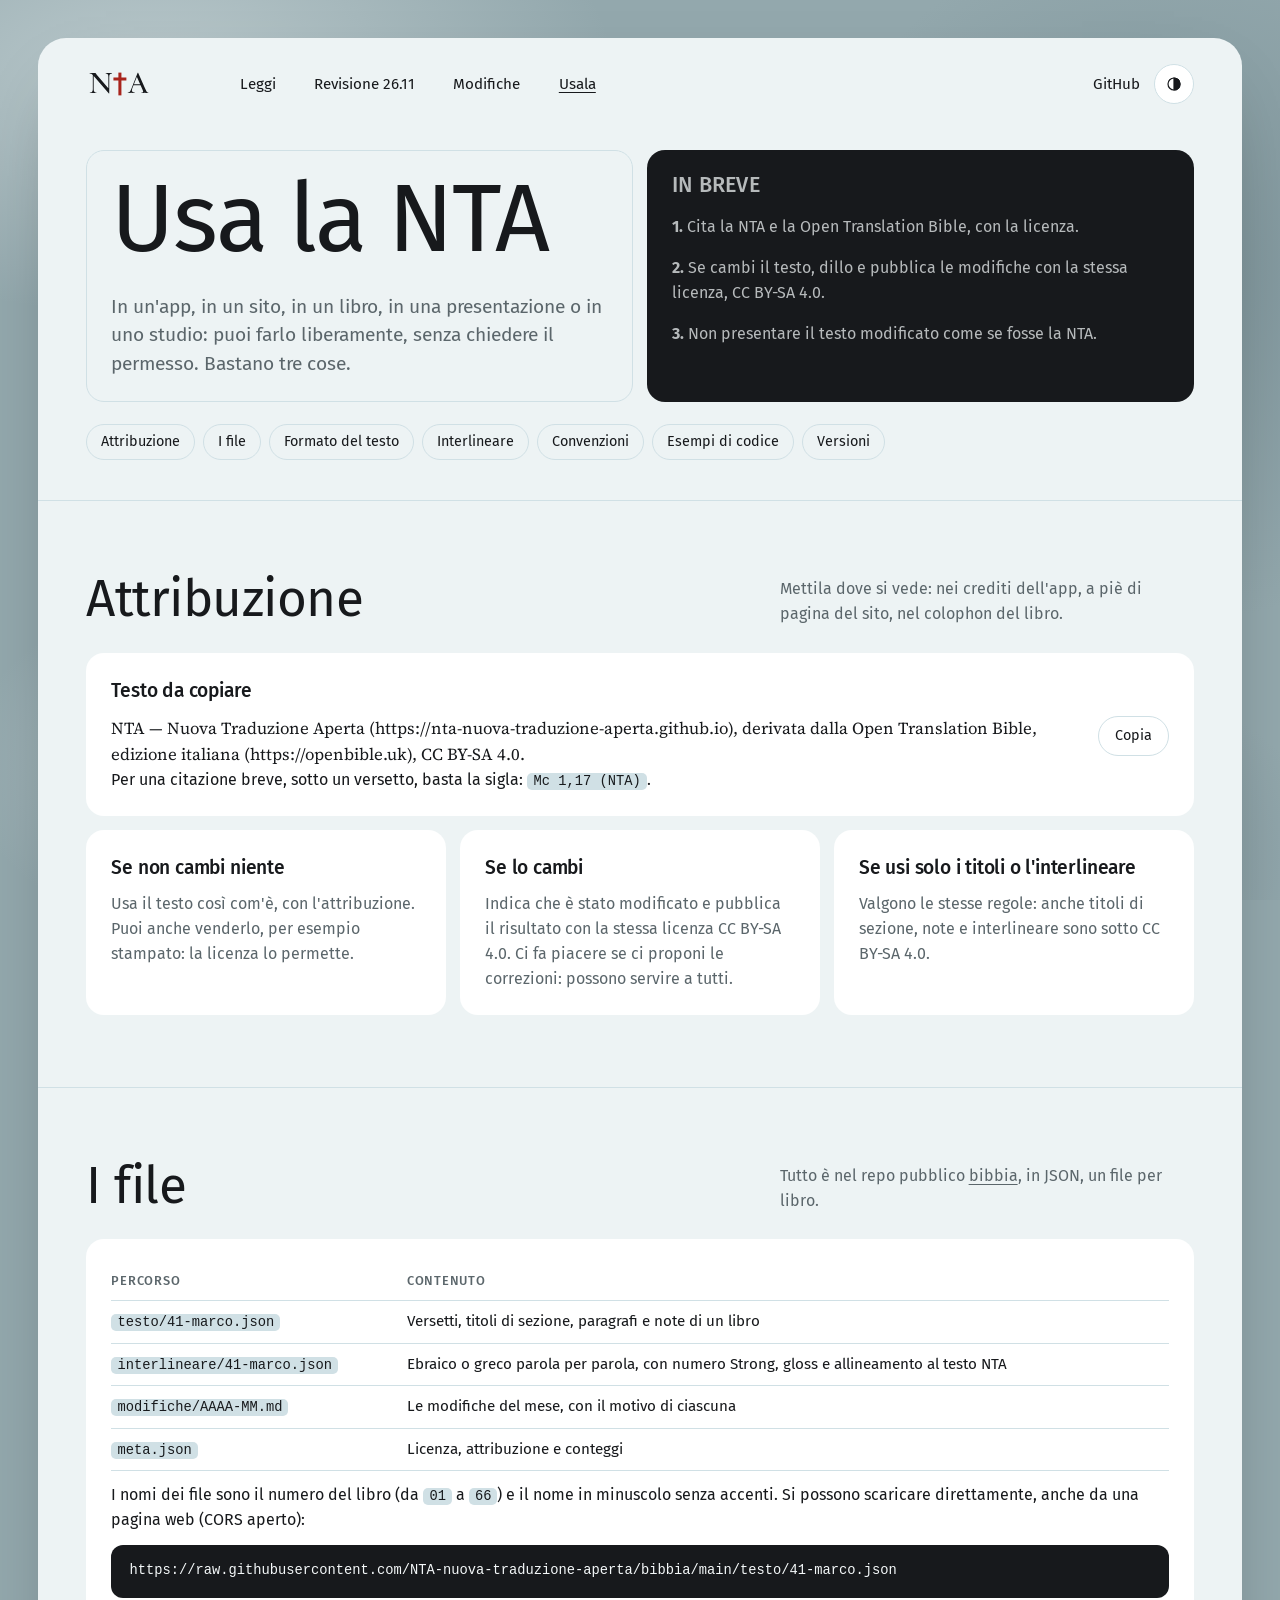
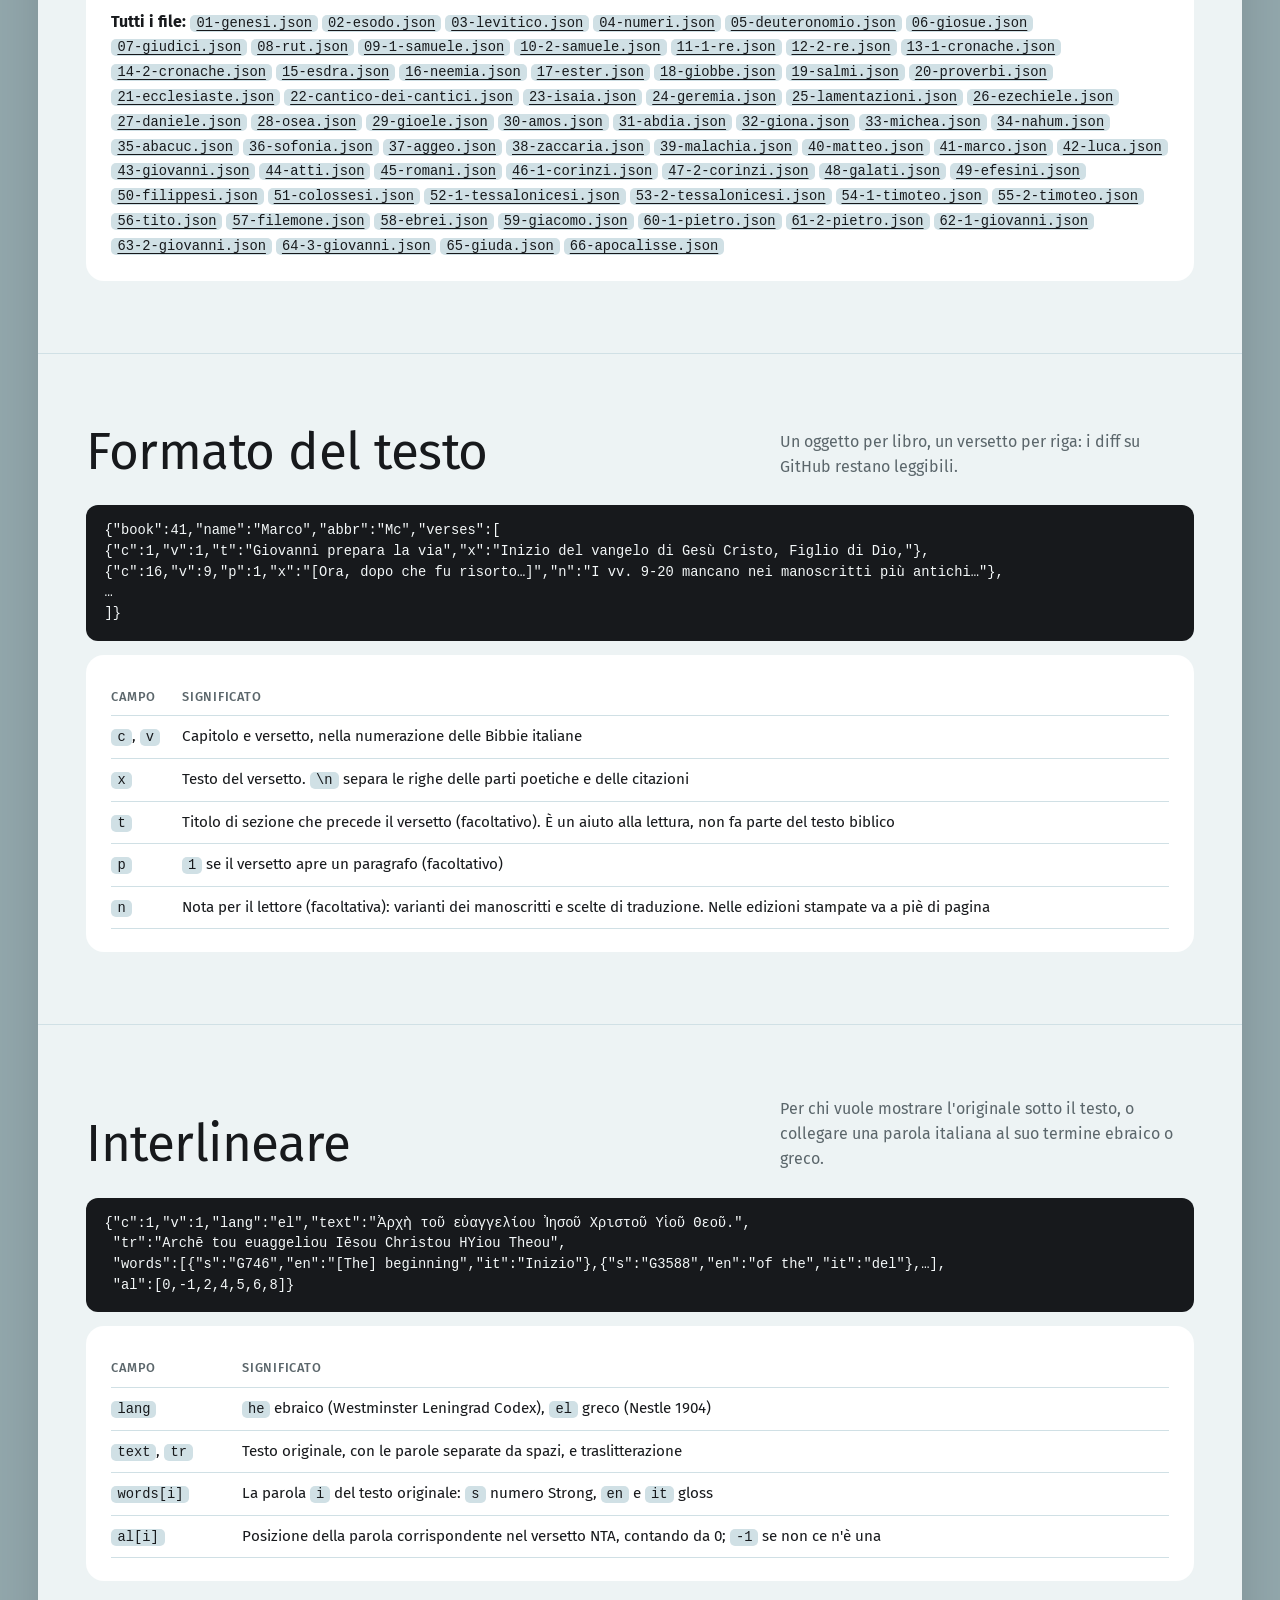
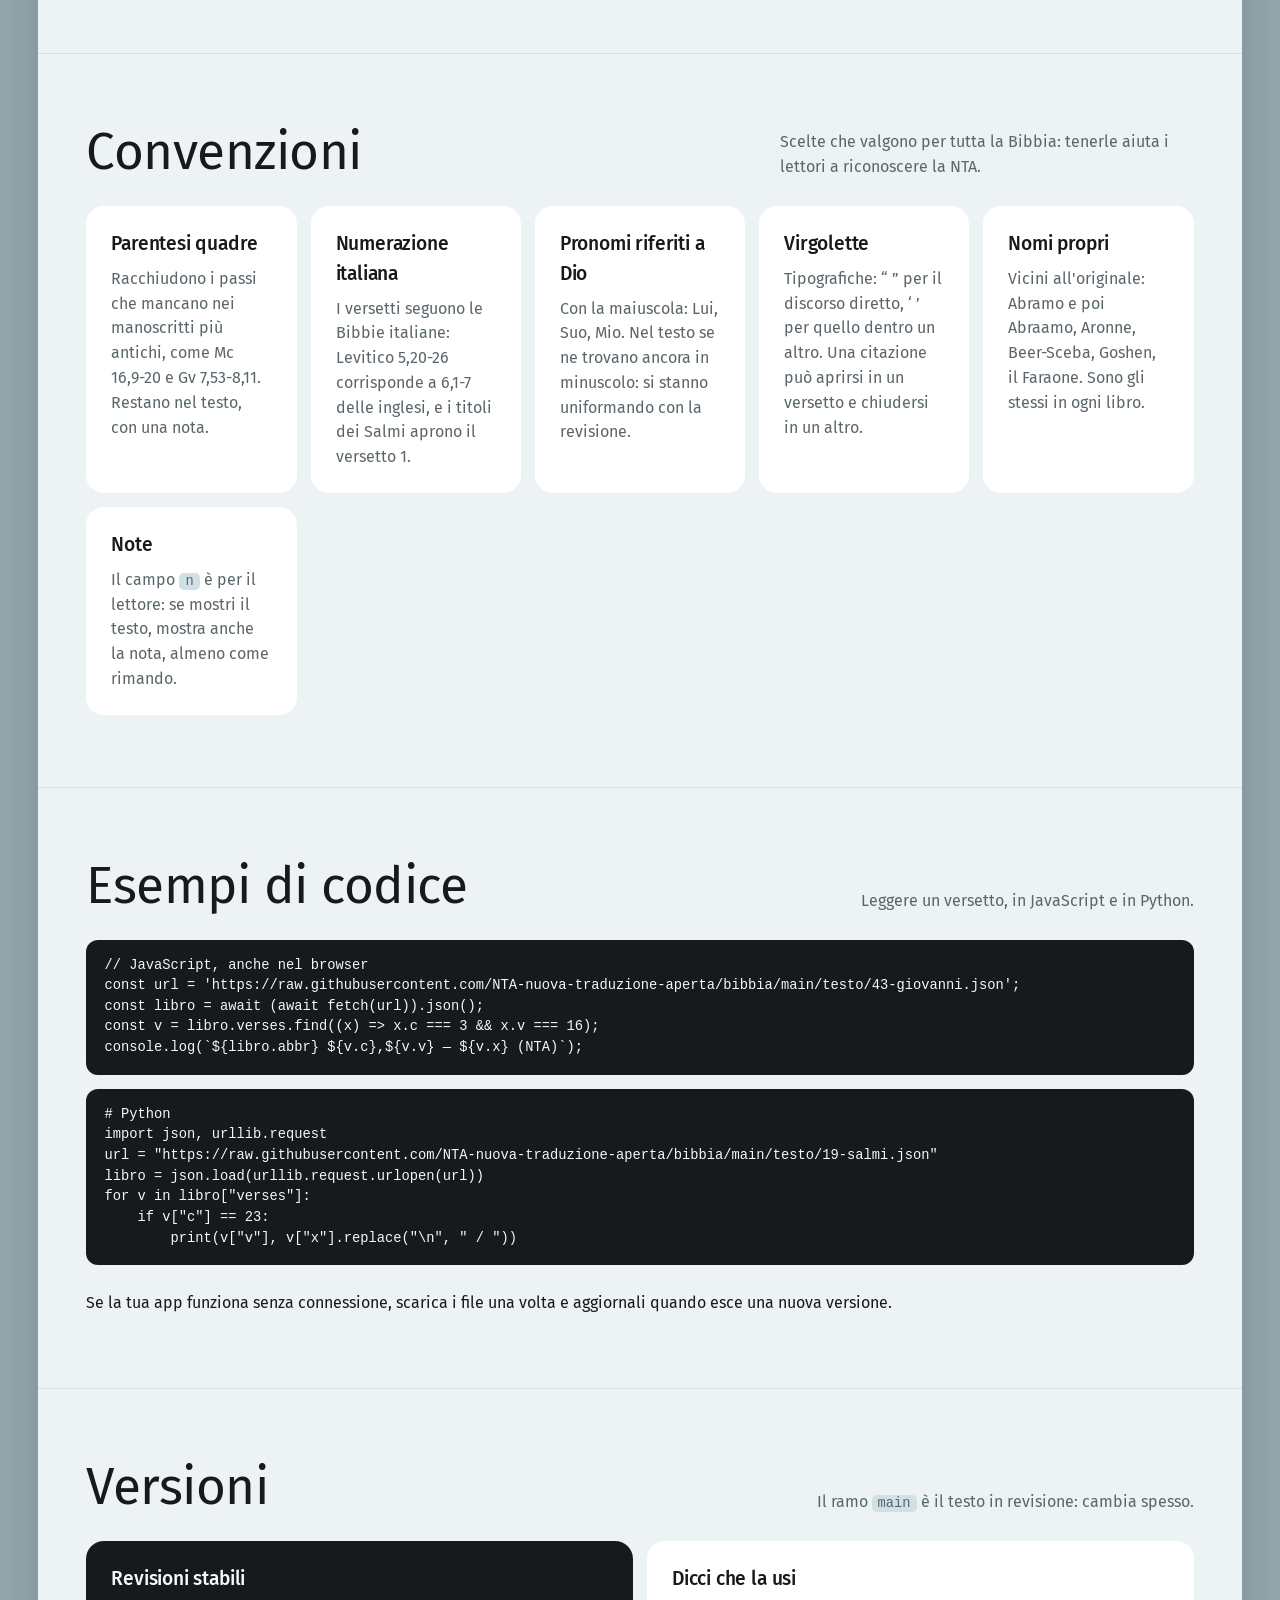
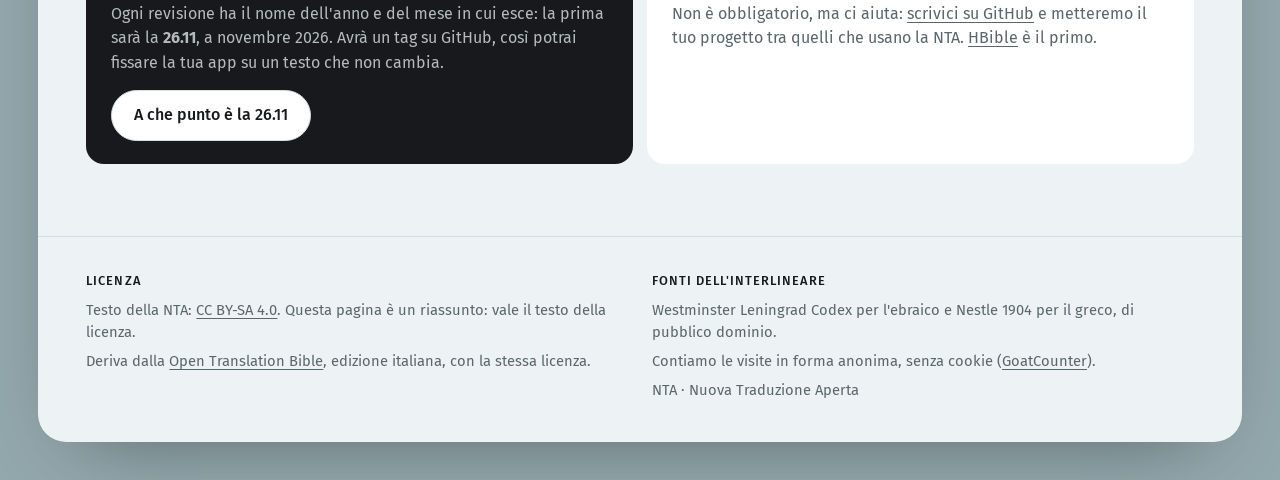
<file: usa/index.html>
<!doctype html>
<html lang="it">
<head>
<meta charset="utf-8">
<meta name="viewport" content="width=device-width,initial-scale=1,viewport-fit=cover">
<title>Usa la NTA · NTA</title>
<link rel="icon" href="../assets/favicon.svg" type="image/svg+xml">
<link rel="apple-touch-icon" href="../assets/nta-icona-192.png">
<meta property="og:image" content="https://nta-nuova-traduzione-aperta.github.io/assets/nta-logo-1200.png">
<meta property="og:title" content="Usa la NTA · Nuova Traduzione Aperta">
<meta name="description" content="Come usare la NTA in app, siti, libri e studi: licenza, attribuzione, dove sono i file, formato del testo e dell'interlineare, esempi di codice.">
<link rel="preconnect" href="https://fonts.googleapis.com">
<link rel="preconnect" href="https://fonts.gstatic.com" crossorigin>
<link rel="stylesheet" href="https://fonts.googleapis.com/css2?family=Fira+Sans:wght@300;400;500&family=Source+Serif+4:opsz,wght@8..60,400&display=swap">
<link rel="stylesheet" href="../assets/nta.css">
<script src="../assets/nta.js"></script>
</head>
<body>
<div class="sheet">

<header class="mast pad">
  <a class="brand" href="../" aria-label="NTA, Nuova Traduzione Aperta, home">
    <img class="on-light" src="../assets/nta-logo-inchiostro.svg" alt="NTA" width="66" height="30">
    <img class="on-dark" src="../assets/nta-logo-su-scuro.svg" alt="NTA" width="66" height="30">
  </a>
  <nav aria-label="Sezioni"><ul>
    <li><a href="../leggi/">Leggi</a></li>
    <li><a href="../revisione/">Revisione 26.11</a></li>
    <li><a href="../modifiche/">Modifiche</a></li>
    <li><a href="./" aria-current="page">Usala</a></li>
  </ul></nav>
  <div class="end">
    <a href="https://github.com/NTA-nuova-traduzione-aperta/bibbia">GitHub</a>
    <button class="round" type="button" data-tema aria-label="Cambia tema chiaro o scuro">
      <svg viewBox="0 0 24 24" fill="none" stroke="currentColor" stroke-width="1.6"><circle cx="12" cy="12" r="8"/><path d="M12 4a8 8 0 0 1 0 16z" fill="currentColor"/></svg>
    </button>
  </div>
</header>

<main>
  <section class="pad" style="padding-block:20px 40px" aria-labelledby="titolo">
    <div class="grid" style="grid-template-columns:repeat(auto-fit,minmax(min(100%,320px),1fr))">
      <div class="tile" style="display:flex;flex-direction:column;justify-content:space-between;gap:28px">
        <h1 id="titolo" style="font-size:clamp(3rem,8vw,6rem);line-height:.95;letter-spacing:-.02em">Usa la NTA</h1>
        <p class="lead">In un'app, in un sito, in un libro, in una presentazione o in uno studio: puoi farlo liberamente, senza chiedere il permesso. Bastano tre cose.</p>
      </div>
      <div class="tile solid" style="display:flex;flex-direction:column;gap:16px">
        <p class="caps">In breve</p>
        <p><b>1.</b> Cita la NTA e la Open Translation Bible, con la licenza.</p>
        <p><b>2.</b> Se cambi il testo, dillo e pubblica le modifiche con la stessa licenza, CC BY-SA 4.0.</p>
        <p><b>3.</b> Non presentare il testo modificato come se fosse la NTA.</p>
      </div>
    </div>
    <nav class="toc" style="margin-top:22px" aria-label="In questa pagina">
      <a href="#attribuzione">Attribuzione</a><a href="#file">I file</a><a href="#testo">Formato del testo</a>
      <a href="#interlineare">Interlineare</a><a href="#convenzioni">Convenzioni</a><a href="#codice">Esempi di codice</a><a href="#versioni">Versioni</a>
    </nav>
  </section>

  <section class="section pad" id="attribuzione" aria-labelledby="t-attr">
    <div class="head"><h2 id="t-attr">Attribuzione</h2><p>Mettila dove si vede: nei crediti dell'app, a piè di pagina del sito, nel colophon del libro.</p></div>
    <div class="doc">
      <div class="tile white">
        <h3>Testo da copiare</h3>
        <div class="copy">
          <blockquote id="attr">NTA — Nuova Traduzione Aperta (https://nta-nuova-traduzione-aperta.github.io), derivata dalla Open Translation Bible, edizione italiana (https://openbible.uk), CC BY-SA 4.0.</blockquote>
          <button type="button" data-copia="attr">Copia</button>
        </div>
        <p>Per una citazione breve, sotto un versetto, basta la sigla: <code>Mc 1,17 (NTA)</code>.</p>
      </div>
      <div class="grid">
        <div class="tile white"><h3>Se non cambi niente</h3><p>Usa il testo così com'è, con l'attribuzione. Puoi anche venderlo, per esempio stampato: la licenza lo permette.</p></div>
        <div class="tile white"><h3>Se lo cambi</h3><p>Indica che è stato modificato e pubblica il risultato con la stessa licenza CC BY-SA 4.0. Ci fa piacere se ci proponi le correzioni: possono servire a tutti.</p></div>
        <div class="tile white"><h3>Se usi solo i titoli o l'interlineare</h3><p>Valgono le stesse regole: anche titoli di sezione, note e interlineare sono sotto CC BY-SA 4.0.</p></div>
      </div>
    </div>
  </section>

  <section class="section pad" id="file" aria-labelledby="t-file">
    <div class="head"><h2 id="t-file">I file</h2><p>Tutto è nel repo pubblico <a href="https://github.com/NTA-nuova-traduzione-aperta/bibbia">bibbia</a>, in JSON, un file per libro.</p></div>
    <div class="doc">
      <div class="tile white">
        <table>
          <thead><tr><th>Percorso</th><th>Contenuto</th></tr></thead>
          <tbody>
            <tr><td><code>testo/41-marco.json</code></td><td>Versetti, titoli di sezione, paragrafi e note di un libro</td></tr>
            <tr><td><code>interlineare/41-marco.json</code></td><td>Ebraico o greco parola per parola, con numero Strong, gloss e allineamento al testo NTA</td></tr>
            <tr><td><code>modifiche/AAAA-MM.md</code></td><td>Le modifiche del mese, con il motivo di ciascuna</td></tr>
            <tr><td><code>meta.json</code></td><td>Licenza, attribuzione e conteggi</td></tr>
          </tbody>
        </table>
        <p>I nomi dei file sono il numero del libro (da <code>01</code> a <code>66</code>) e il nome in minuscolo senza accenti. Si possono scaricare direttamente, anche da una pagina web (CORS aperto):</p>
        <pre>https://raw.githubusercontent.com/NTA-nuova-traduzione-aperta/bibbia/main/testo/41-marco.json</pre>
        <p id="elenco" class="wait"></p>
      </div>
    </div>
  </section>

  <section class="section pad" id="testo" aria-labelledby="t-testo">
    <div class="head"><h2 id="t-testo">Formato del testo</h2><p>Un oggetto per libro, un versetto per riga: i diff su GitHub restano leggibili.</p></div>
    <div class="doc">
      <pre>{"book":41,"name":"Marco","abbr":"Mc","verses":[
{"c":1,"v":1,"t":"Giovanni prepara la via","x":"Inizio del vangelo di Gesù Cristo, Figlio di Dio,"},
{"c":16,"v":9,"p":1,"x":"[Ora, dopo che fu risorto…]","n":"I vv. 9-20 mancano nei manoscritti più antichi…"},
…
]}</pre>
      <div class="tile white">
        <table>
          <thead><tr><th>Campo</th><th>Significato</th></tr></thead>
          <tbody>
            <tr><td><code>c</code>, <code>v</code></td><td>Capitolo e versetto, nella numerazione delle Bibbie italiane</td></tr>
            <tr><td><code>x</code></td><td>Testo del versetto. <code>\n</code> separa le righe delle parti poetiche e delle citazioni</td></tr>
            <tr><td><code>t</code></td><td>Titolo di sezione che precede il versetto (facoltativo). È un aiuto alla lettura, non fa parte del testo biblico</td></tr>
            <tr><td><code>p</code></td><td><code>1</code> se il versetto apre un paragrafo (facoltativo)</td></tr>
            <tr><td><code>n</code></td><td>Nota per il lettore (facoltativa): varianti dei manoscritti e scelte di traduzione. Nelle edizioni stampate va a piè di pagina</td></tr>
          </tbody>
        </table>
      </div>
    </div>
  </section>

  <section class="section pad" id="interlineare" aria-labelledby="t-int">
    <div class="head"><h2 id="t-int">Interlineare</h2><p>Per chi vuole mostrare l'originale sotto il testo, o collegare una parola italiana al suo termine ebraico o greco.</p></div>
    <div class="doc">
      <pre>{"c":1,"v":1,"lang":"el","text":"Ἀρχὴ τοῦ εὐαγγελίου Ἰησοῦ Χριστοῦ Υἱοῦ Θεοῦ.",
 "tr":"Archē tou euaggeliou Iēsou Christou HYiou Theou",
 "words":[{"s":"G746","en":"[The] beginning","it":"Inizio"},{"s":"G3588","en":"of the","it":"del"},…],
 "al":[0,-1,2,4,5,6,8]}</pre>
      <div class="tile white">
        <table>
          <thead><tr><th>Campo</th><th>Significato</th></tr></thead>
          <tbody>
            <tr><td><code>lang</code></td><td><code>he</code> ebraico (Westminster Leningrad Codex), <code>el</code> greco (Nestle 1904)</td></tr>
            <tr><td><code>text</code>, <code>tr</code></td><td>Testo originale, con le parole separate da spazi, e traslitterazione</td></tr>
            <tr><td><code>words[i]</code></td><td>La parola <code>i</code> del testo originale: <code>s</code> numero Strong, <code>en</code> e <code>it</code> gloss</td></tr>
            <tr><td><code>al[i]</code></td><td>Posizione della parola corrispondente nel versetto NTA, contando da 0; <code>-1</code> se non ce n'è una</td></tr>
          </tbody>
        </table>
      </div>
    </div>
  </section>

  <section class="section pad" id="convenzioni" aria-labelledby="t-conv">
    <div class="head"><h2 id="t-conv">Convenzioni</h2><p>Scelte che valgono per tutta la Bibbia: tenerle aiuta i lettori a riconoscere la NTA.</p></div>
    <div class="grid">
      <div class="tile white"><h3>Parentesi quadre</h3><p>Racchiudono i passi che mancano nei manoscritti più antichi, come Mc 16,9-20 e Gv 7,53-8,11. Restano nel testo, con una nota.</p></div>
      <div class="tile white"><h3>Numerazione italiana</h3><p>I versetti seguono le Bibbie italiane: Levitico 5,20-26 corrisponde a 6,1-7 delle inglesi, e i titoli dei Salmi aprono il versetto 1.</p></div>
      <div class="tile white"><h3>Pronomi riferiti a Dio</h3><p>Con la maiuscola: Lui, Suo, Mio. Nel testo se ne trovano ancora in minuscolo: si stanno uniformando con la revisione.</p></div>
      <div class="tile white"><h3>Virgolette</h3><p>Tipografiche: “ ” per il discorso diretto, ‘ ’ per quello dentro un altro. Una citazione può aprirsi in un versetto e chiudersi in un altro.</p></div>
      <div class="tile white"><h3>Nomi propri</h3><p>Vicini all'originale: Abramo e poi Abraamo, Aronne, Beer-Sceba, Goshen, il Faraone. Sono gli stessi in ogni libro.</p></div>
      <div class="tile white"><h3>Note</h3><p>Il campo <code>n</code> è per il lettore: se mostri il testo, mostra anche la nota, almeno come rimando.</p></div>
    </div>
  </section>

  <section class="section pad" id="codice" aria-labelledby="t-cod">
    <div class="head"><h2 id="t-cod">Esempi di codice</h2><p>Leggere un versetto, in JavaScript e in Python.</p></div>
    <div class="doc">
      <pre>// JavaScript, anche nel browser
const url = 'https://raw.githubusercontent.com/NTA-nuova-traduzione-aperta/bibbia/main/testo/43-giovanni.json';
const libro = await (await fetch(url)).json();
const v = libro.verses.find((x) =&gt; x.c === 3 &amp;&amp; x.v === 16);
console.log(`${libro.abbr} ${v.c},${v.v} — ${v.x} (NTA)`);</pre>
      <pre># Python
import json, urllib.request
url = "https://raw.githubusercontent.com/NTA-nuova-traduzione-aperta/bibbia/main/testo/19-salmi.json"
libro = json.load(urllib.request.urlopen(url))
for v in libro["verses"]:
    if v["c"] == 23:
        print(v["v"], v["x"].replace("\n", " / "))</pre>
      <p>Se la tua app funziona senza connessione, scarica i file una volta e aggiornali quando esce una nuova versione.</p>
    </div>
  </section>

  <section class="section pad" id="versioni" aria-labelledby="t-ver">
    <div class="head"><h2 id="t-ver">Versioni</h2><p>Il ramo <code>main</code> è il testo in revisione: cambia spesso.</p></div>
    <div class="grid">
      <div class="tile solid"><h3>Revisioni stabili</h3><p>Ogni revisione ha il nome dell'anno e del mese in cui esce: la prima sarà la <b>26.11</b>, a novembre 2026. Avrà un tag su GitHub, così potrai fissare la tua app su un testo che non cambia.</p><p style="margin-top:14px"><a class="btn" href="../revisione/">A che punto è la 26.11</a></p></div>
      <div class="tile white"><h3>Dicci che la usi</h3><p>Non è obbligatorio, ma ci aiuta: <a href="https://github.com/NTA-nuova-traduzione-aperta/bibbia/issues">scrivici su GitHub</a> e metteremo il tuo progetto tra quelli che usano la NTA. <a href="https://github.com/hooloovoochimico/hbible">HBible</a> è il primo.</p></div>
    </div>
  </section>
</main>

<footer class="pad">
  <div>
    <h4>Licenza</h4>
    <p>Testo della NTA: <a href="https://creativecommons.org/licenses/by-sa/4.0/deed.it">CC BY-SA 4.0</a>. Questa pagina è un riassunto: vale il testo della licenza.</p>
    <p>Deriva dalla <a href="https://openbible.uk">Open Translation Bible</a>, edizione italiana, con la stessa licenza.</p>
  </div>
  <div>
    <h4>Fonti dell'interlineare</h4>
    <p>Westminster Leningrad Codex per l'ebraico e Nestle 1904 per il greco, di pubblico dominio.</p>
    <p>Contiamo le visite in forma anonima, senza cookie (<a href="https://www.goatcounter.com">GoatCounter</a>).</p>
    <p>NTA · Nuova Traduzione Aperta</p>
  </div>
</footer>

</div>
<script>
document.addEventListener('click', function (e) {
  var b = e.target.closest('[data-copia]');
  if (!b) return;
  navigator.clipboard.writeText(document.getElementById(b.dataset.copia).textContent.trim()).then(function () {
    b.textContent = 'Copiato'; setTimeout(function () { b.textContent = 'Copia'; }, 1600);
  });
});
NTA.stato('../').then(function (s) {
  var el = document.getElementById('elenco');
  el.classList.remove('wait');
  el.innerHTML = '<b>Tutti i file:</b> ' + s.libri.map(function (l) {
    var f = l.file.replace('testo/', '');
    return '<a href="https://raw.githubusercontent.com/NTA-nuova-traduzione-aperta/bibbia/main/' + l.file + '"><code>' + f + '</code></a>';
  }).join(' ');
}).catch(function () {});
</script>
</body>
</html>
</file>
<file: assets/nta.css>
/* NTA — stile comune a tutte le pagine.
   Una "lastra" chiara posata su uno sfondo marmorizzato grigio-azzurro; dentro, tessere con bordi
   sottili affiancate come in una griglia di tipografia. Inchiostro quasi nero, una sola tessera
   piena per pagina, il rosso del logo solo come segno. */
:root {
  --marble-1: #93a8ad; --marble-2: #b9c8cb; --marble-3: #7f959b;
  --sheet: #edf3f4; --tile: #ffffff; --ink: #17191c; --muted: #5b666b; --line: #d0e0e5;
  --soft: #d0e0e5; --solid: #17191c; --on-solid: #f4f8f9; --rubric: #a8241c;
  --sans: "Fira Sans", system-ui, -apple-system, "Segoe UI", sans-serif;
  --serif: "Source Serif 4", "Iowan Old Style", Georgia, serif;
  --r: 18px;
  color-scheme: light;
}
@media (prefers-color-scheme: dark) { :root:not([data-theme="light"]) {
  --marble-1: #1c2629; --marble-2: #26333a; --marble-3: #141b1e;
  --sheet: #10161a; --tile: #182126; --ink: #e8eff1; --muted: #9aa9ae; --line: #2a3a41;
  --soft: #24363d; --solid: #e8eff1; --on-solid: #10161a; --rubric: #ff9d92;
  color-scheme: dark } }
:root[data-theme="dark"] {
  --marble-1: #1c2629; --marble-2: #26333a; --marble-3: #141b1e;
  --sheet: #10161a; --tile: #182126; --ink: #e8eff1; --muted: #9aa9ae; --line: #2a3a41;
  --soft: #24363d; --solid: #e8eff1; --on-solid: #10161a; --rubric: #ff9d92;
  color-scheme: dark }

* { box-sizing: border-box; }
html { -webkit-text-size-adjust: 100%; }
body {
  margin: 0; color: var(--ink); font-family: var(--sans); font-size: 16px; line-height: 1.55;
  background-color: var(--marble-1);
  background-image:
    radial-gradient(60% 45% at 12% 8%, var(--marble-2) 0, transparent 60%),
    radial-gradient(45% 60% at 92% 30%, var(--marble-3) 0, transparent 65%),
    radial-gradient(55% 40% at 30% 85%, var(--marble-2) 0, transparent 60%),
    radial-gradient(40% 35% at 80% 95%, var(--marble-3) 0, transparent 60%);
  background-attachment: fixed;
  padding: clamp(8px, 3vw, 40px) clamp(8px, 3vw, 40px) clamp(8px, 3vw, 40px);
}
img, svg { max-width: 100%; display: block; }
a { color: inherit; text-underline-offset: 3px; text-decoration-thickness: 1px; }
a:focus-visible, button:focus-visible { outline: 2px solid var(--ink); outline-offset: 3px; border-radius: 6px; }
h1, h2, h3, h4 { margin: 0; font-weight: 400; letter-spacing: -.01em; }
p { margin: 0; }

.sheet { max-width: 1240px; margin: 0 auto; background: var(--sheet); border-radius: 28px; overflow: hidden;
  box-shadow: 0 30px 80px -40px rgb(0 0 0 / .45); }
.pad { padding-inline: clamp(16px, 4vw, 48px); }

/* testata */
.mast { display: flex; align-items: center; gap: 24px; padding-block: 26px; }
.brand img { height: 30px; width: auto; }
.mast nav { flex: 1; }
.mast ul { list-style: none; margin: 0 0 0 clamp(0px, 5vw, 80px); padding: 0; display: flex; gap: clamp(14px, 3vw, 44px); flex-wrap: wrap; }
.mast nav a, .mast .end a { text-decoration: none; font-size: .95rem; }
.mast nav a:hover, .mast nav a[aria-current] { text-decoration: underline; }
.mast .end { display: flex; align-items: center; gap: 14px; }
.round { width: 40px; height: 40px; border-radius: 50%; border: 1px solid var(--line); background: var(--tile);
  display: grid; place-items: center; color: var(--ink); text-decoration: none; }
.round svg { width: 18px; height: 18px; }
@media (max-width: 760px) {
  .mast { flex-wrap: wrap; row-gap: 12px; }
  .mast nav { order: 3; flex-basis: 100%; }
  .mast ul { margin: 0; gap: 18px; }
  .mast .end { margin-left: auto; }
}

/* tessere */
.tile { background: transparent; border: 1px solid var(--line); border-radius: var(--r); padding: 22px 24px; min-width: 0; }
.tile.white { background: var(--tile); border-color: transparent; }
.tile.solid { background: var(--solid); color: var(--on-solid); border-color: transparent; }
.tile.soft { background: var(--soft); border-color: transparent; }
.caps { text-transform: uppercase; font-weight: 500; letter-spacing: .01em; line-height: 1.2; font-size: 1.35rem; }
.label { font-size: .8rem; letter-spacing: .08em; text-transform: uppercase; color: var(--muted); }
.big { font-weight: 400; font-size: clamp(2.6rem, 6vw, 4.6rem); line-height: 1; font-variant-numeric: tabular-nums; letter-spacing: -.02em; }
.arrow { width: 38px; height: 38px; }
.go { width: 58px; height: 58px; border-radius: 50%; background: var(--on-solid); color: var(--solid); display: grid; place-items: center; }
.go svg { width: 22px; height: 22px; }

/* apertura (home) */
.hero { display: grid; grid-template-columns: repeat(12, minmax(0, 1fr)); grid-auto-rows: minmax(118px, auto); gap: 0; padding-block: 28px 44px; }
.hero .word { display: flex; align-items: center; font-size: clamp(3rem, 8.4vw, 6.6rem); line-height: 1; letter-spacing: -.02em; padding: 10px clamp(18px, 3vw, 40px) 18px; }
.hero .w1 { grid-column: 1 / 5; grid-row: 1; border-left: 0; border-radius: 0 var(--r) var(--r) 0; margin-left: calc(-1 * clamp(16px, 4vw, 48px)); padding-left: clamp(34px, 7vw, 88px); }
.hero .icon { grid-column: 5 / 6; grid-row: 1; display: grid; place-items: center; padding: 0; }
.hero .icon svg { width: 44px; height: 44px; }
.hero .tag { grid-column: 6 / 10; grid-row: 1; display: flex; align-items: center; font-size: 1.12rem; line-height: 1.45; }
.hero .w2 { grid-column: 3 / 9; grid-row: 2; }
.hero .w3 { grid-column: 1 / 6; grid-row: 3; margin-left: calc(-1 * clamp(16px, 4vw, 48px)); border-left: 0; border-radius: 0 var(--r) var(--r) 0; padding-left: clamp(34px, 7vw, 88px); }
.hero .w2 em { font-style: normal; color: var(--rubric); }
.hero .stat { grid-column: 10 / 13; grid-row: 1 / 3; display: flex; flex-direction: column; justify-content: space-between; gap: 18px; }
.hero .stat p:first-child { font-size: 1.5rem; line-height: 1.2; }
.hero .stat .of { color: var(--muted); font-size: 1.2rem; }
.hero .app { grid-column: 7 / 10; grid-row: 3 / 5; display: flex; flex-direction: column; justify-content: space-between; text-decoration: none; color: var(--ink); }
.hero .rev { grid-column: 10 / 13; grid-row: 3 / 5; display: flex; flex-direction: column; justify-content: space-between; text-decoration: none; gap: 24px; }
.hero .facts { grid-column: 1 / 5; grid-row: 4; display: flex; align-items: center; gap: 18px; align-self: end; margin-top: 26px; }
.hero .seal { grid-column: 5 / 6; grid-row: 4; align-self: end; margin-top: 26px; display: grid; place-items: center; padding: 8px; aspect-ratio: 1; }
.dots { display: flex; gap: 6px; }
.dots i { width: 9px; height: 9px; border-radius: 50%; border: 1.5px solid currentColor; }
.dots i:first-child { background: currentColor; }
.top { display: flex; justify-content: space-between; align-items: flex-start; }
.discs { display: flex; }
.discs span { width: 54px; height: 54px; border-radius: 50%; display: grid; place-items: center; font-size: .82rem; font-weight: 500;
  border: 3px solid var(--sheet); margin-left: -12px; background: var(--soft); }
.discs span:first-child { margin-left: 0; background: var(--solid); color: var(--on-solid); }
.discs span:last-child { background: var(--tile); }
.facts .num { font-size: 2rem; line-height: 1; font-variant-numeric: tabular-nums; }
.facts small { display: block; color: var(--muted); font-size: .85rem; margin-top: 4px; }
.seal svg { width: 100%; height: 100%; max-width: 92px; animation: spin 28s linear infinite; }
.seal text { font-size: 10.5px; letter-spacing: 2.6px; text-transform: uppercase; fill: currentColor; font-family: var(--sans); font-weight: 500; }
@keyframes spin { to { transform: rotate(360deg); } }
@media (prefers-reduced-motion: reduce) { .seal svg { animation: none; } }

@media (max-width: 960px) {
  .hero { grid-template-columns: repeat(6, minmax(0, 1fr)); gap: 0; }
  .hero .w1 { grid-column: 1 / 5; grid-row: 1; }
  .hero .icon { grid-column: 5 / 7; grid-row: 1; }
  .hero .w2 { grid-column: 1 / 7; grid-row: 2; }
  .hero .w3 { grid-column: 1 / 7; grid-row: 3; }
  .hero .tag { grid-column: 1 / 7; grid-row: 4; padding-block: 18px; }
  .hero .stat { grid-column: 1 / 4; grid-row: 5 / 7; margin-top: 18px; }
  .hero .rev { grid-column: 4 / 7; grid-row: 5 / 7; margin-top: 18px; }
  .hero .app { grid-column: 1 / 7; grid-row: 7; }
  .hero .facts { grid-column: 1 / 6; grid-row: 8; }
  .hero .seal { grid-column: 6 / 7; grid-row: 8; }
}
@media (max-width: 520px) {
  .hero .w1, .hero .w3 { padding-left: 32px; }
  .hero .stat, .hero .rev { grid-column: 1 / 7; margin-top: 0; }
  .hero .stat { grid-row: 5; margin-top: 18px; }
  .hero .rev { grid-row: 6; }
  .hero .facts { grid-column: 1 / 7; }
  .hero .seal { display: none; }
  .hero .stat p:first-child { font-size: 1.25rem; }
}

/* sezioni */
.section { padding-block: clamp(40px, 6vw, 72px); border-top: 1px solid var(--line); }
.head { display: flex; justify-content: space-between; align-items: end; gap: 20px; flex-wrap: wrap; margin-bottom: 26px; }
.head h2 { font-size: clamp(2rem, 4.4vw, 3.2rem); line-height: 1.05; }
.head p { color: var(--muted); max-width: 46ch; }
.grid { display: grid; gap: 14px; grid-template-columns: repeat(auto-fit, minmax(min(100%, 200px), 1fr)); }
.grid h3 { font-size: 1.2rem; font-weight: 500; margin-bottom: 8px; }
.grid p { color: var(--muted); }
.tile.solid .big { color: var(--on-solid); }
.tile.solid p { color: color-mix(in srgb, var(--on-solid) 72%, transparent); }
.lead { font-size: 1.2rem; line-height: 1.5; max-width: 62ch; }
.pill { display: inline-block; margin-top: 14px; font-size: .78rem; letter-spacing: .06em; text-transform: uppercase; border: 1px solid var(--line); border-radius: 999px; padding: 4px 12px; text-decoration: none; }
.pill.ready { background: var(--solid); color: var(--on-solid); border-color: transparent; }
.btn { display: inline-flex; align-items: center; gap: 10px; border-radius: 999px; padding: 12px 22px; text-decoration: none; font-weight: 500; border: 1px solid var(--line); background: var(--tile); color: var(--ink); }
.btn.dark { background: var(--solid); color: var(--on-solid); border-color: transparent; }
.verse { font-family: var(--serif); font-size: 1.15rem; line-height: 1.6; }
.verse sup { font-family: var(--sans); font-size: .62em; color: var(--rubric); margin-right: 3px; }
.ref { margin-top: 12px; font-size: .85rem; color: var(--muted); }

/* stato della revisione */
.bar { display: flex; height: 14px; border-radius: 999px; overflow: hidden; background: transparent; border: 1px solid var(--line); }
.bar span { display: block; height: 100%; }
.bar .s-rivisto { background: var(--solid); }
.bar .s-in-revisione { background: repeating-linear-gradient(135deg, var(--muted) 0 3px, transparent 3px 7px); }
.legend { display: flex; gap: 20px; flex-wrap: wrap; font-size: .9rem; color: var(--muted); margin-top: 14px; }
.legend i { display: inline-block; width: 12px; height: 12px; border-radius: 4px; margin-right: 7px; vertical-align: -1px; border: 1px solid var(--line); }
.legend .s-rivisto { background: var(--solid); border-color: transparent; }
.legend .s-in-revisione { background: repeating-linear-gradient(135deg, var(--muted) 0 2px, transparent 2px 5px); }
.nums { display: grid; gap: 14px; grid-template-columns: repeat(auto-fit, minmax(min(100%, 150px), 1fr)); margin-block: 22px; }
.nums .tile { display: flex; flex-direction: column; gap: 10px; }
.nums b { font-weight: 400; font-size: clamp(2rem, 4vw, 2.8rem); line-height: 1; font-variant-numeric: tabular-nums; }
.map h3 { font-size: .8rem; letter-spacing: .08em; text-transform: uppercase; color: var(--muted); font-weight: 500; margin: 18px 0 10px; }
.cells { display: grid; gap: 6px; grid-template-columns: repeat(auto-fill, minmax(52px, 1fr)); }
.cell { aspect-ratio: 1.15; border-radius: 10px; border: 1px solid var(--line); display: grid; place-items: center; font-size: .78rem; font-weight: 500; text-decoration: none; color: var(--ink); }
.cell.s-rivisto { background: var(--solid); color: var(--on-solid); border-color: transparent; }
.cell.s-in-revisione { background: repeating-linear-gradient(135deg, var(--soft) 0 4px, var(--tile) 4px 8px); }
.cell:hover { outline: 2px solid var(--ink); outline-offset: 1px; }

/* pagina /revisione/ */
.books { display: grid; gap: 12px; grid-template-columns: repeat(auto-fill, minmax(min(100%, 270px), 1fr)); }
.book { display: flex; flex-direction: column; gap: 12px; }
.book .t { display: flex; justify-content: space-between; align-items: baseline; gap: 10px; }
.book h3 { font-size: 1.25rem; font-weight: 500; }
.book .ab { color: var(--muted); font-size: .9rem; }
.badge { flex-shrink: 0; font-size: .72rem; letter-spacing: .06em; text-transform: uppercase; border-radius: 999px; padding: 3px 10px; border: 1px solid var(--line); white-space: nowrap; }
.badge.s-rivisto { background: var(--solid); color: var(--on-solid); border-color: transparent; }
.badge.s-in-revisione { background: var(--soft); border-color: transparent; }
.book dl { display: grid; grid-template-columns: 1fr 1fr 1fr; gap: 6px; margin: 0; }
.book dt { font-size: .74rem; color: var(--muted); }
.book dd { margin: 0; font-size: 1.1rem; font-variant-numeric: tabular-nums; }
.book .meter { height: 6px; border-radius: 999px; background: var(--soft); overflow: hidden; }
.book .meter span { display: block; height: 100%; background: var(--ink); }
.book a.h { font-size: .88rem; color: var(--muted); }
.filters { display: flex; gap: 8px; flex-wrap: wrap; margin-bottom: 18px; }
.filters button { font: inherit; font-size: .9rem; border: 1px solid var(--line); background: transparent; color: var(--ink); border-radius: 999px; padding: 7px 16px; cursor: pointer; }
.filters button[aria-pressed="true"] { background: var(--solid); color: var(--on-solid); border-color: transparent; }
.steps { counter-reset: s; }
.steps .tile::before { counter-increment: s; content: counter(s, decimal-leading-zero); display: block; color: var(--rubric); font-size: .9rem; margin-bottom: 14px; font-variant-numeric: tabular-nums; }
.wait { color: var(--muted); }

/* piede */
footer { border-top: 1px solid var(--line); padding-block: 34px 40px; display: grid; gap: 24px; grid-template-columns: repeat(auto-fit, minmax(min(100%, 280px), 1fr)); font-size: .92rem; color: var(--muted); }
footer h4 { color: var(--ink); font-size: .8rem; letter-spacing: .08em; text-transform: uppercase; font-weight: 500; margin-bottom: 8px; }
footer p + p { margin-top: 6px; }
.theme { font: inherit; font-size: .88rem; color: var(--muted); background: none; border: 1px solid var(--line); border-radius: 999px; padding: 6px 14px; cursor: pointer; }

/* logo: inchiostro e croce rossa in chiaro, bianco e croce rosa in scuro */
.on-dark { display: none !important; }
@media (prefers-color-scheme: dark) { :root:not([data-theme="light"]) .on-dark { display: block !important; } :root:not([data-theme="light"]) .on-light { display: none !important; } }
:root[data-theme="dark"] .on-dark { display: block !important; }
:root[data-theme="dark"] .on-light { display: none !important; }

/* pagina /modifiche/ */
.changes { display: grid; gap: 14px; }
.change { display: grid; grid-template-columns: minmax(0, 1fr) minmax(0, 1fr); gap: 0; padding: 0; overflow: hidden; }
.change > header { grid-column: 1 / -1; display: flex; justify-content: space-between; align-items: baseline; gap: 12px; flex-wrap: wrap; padding: 20px 24px 0; }
.change h3 { font-size: 1.35rem; font-weight: 400; }
.change .side { padding: 16px 24px 20px; }
.change .side + .side { border-left: 1px solid var(--line); }
.change .label { display: block; margin-bottom: 8px; }
.change .verse { font-size: 1.05rem; white-space: pre-line; }
.change del { text-decoration: line-through; text-decoration-color: var(--rubric); color: var(--muted); background: color-mix(in srgb, var(--rubric) 9%, transparent); border-radius: 3px; }
.change ins { text-decoration: none; background: var(--soft); border-radius: 3px; }
.change .foot { grid-column: 1 / -1; border-top: 1px solid var(--line); padding: 16px 24px 20px; display: grid; gap: 10px; }
.change .foot p { color: var(--ink); }
.change .nota { color: var(--muted); font-size: .92rem; }
.change .links { display: flex; gap: 18px; flex-wrap: wrap; font-size: .9rem; color: var(--muted); }
@media (max-width: 700px) { .change { grid-template-columns: 1fr; } .change .side + .side { border-left: 0; border-top: 1px solid var(--line); } }

/* pagina /usa/ */
.doc { display: grid; gap: 14px; }
.doc h3 { font-size: 1.2rem; font-weight: 500; margin-bottom: 10px; }
.doc p + p, .doc p + pre, .doc pre + p, .doc table + p { margin-top: 12px; }
pre, code { font-family: ui-monospace, "SF Mono", Menlo, Consolas, monospace; font-size: .86rem; }
pre { margin: 0; padding: 16px 18px; border-radius: 12px; background: var(--solid); color: var(--on-solid); overflow-x: auto; line-height: 1.5; }
:not(pre) > code { background: var(--soft); padding: 1px 6px; border-radius: 5px; }
table { border-collapse: collapse; width: 100%; font-size: .95rem; }
th, td { text-align: left; padding: 9px 10px 9px 0; border-bottom: 1px solid var(--line); vertical-align: top; }
th { font-weight: 500; color: var(--muted); font-size: .8rem; letter-spacing: .06em; text-transform: uppercase; }
.copy { display: flex; gap: 12px; align-items: flex-start; flex-wrap: wrap; }
.copy blockquote { margin: 0; flex: 1 1 320px; font-family: var(--serif); font-size: 1.05rem; }
.copy button { font: inherit; font-size: .9rem; border-radius: 999px; padding: 8px 16px; border: 1px solid var(--line); background: var(--tile); color: var(--ink); cursor: pointer; }
.toc { display: flex; gap: 8px; flex-wrap: wrap; }
.toc a { border: 1px solid var(--line); border-radius: 999px; padding: 6px 14px; text-decoration: none; font-size: .9rem; }

/* pagina /leggi/ */
.reader-bar { position: sticky; top: 0; z-index: 5; background: color-mix(in srgb, var(--sheet) 92%, transparent); backdrop-filter: blur(8px);
  border-block: 1px solid var(--line); padding-block: 10px; display: flex; gap: 10px; align-items: center; flex-wrap: wrap; }
.reader-bar .sp { flex: 1; }
.chip { font: inherit; font-size: .95rem; border: 1px solid var(--line); background: var(--tile); color: var(--ink); border-radius: 999px; padding: 8px 16px; cursor: pointer; text-decoration: none; display: inline-flex; align-items: center; gap: 8px; }
.chip.dark, .chip[aria-pressed="true"] { background: var(--solid); color: var(--on-solid); border-color: transparent; }
.chip:disabled { opacity: .4; cursor: default; }
.picker { padding-block: 18px; border-bottom: 1px solid var(--line); }
.picker[hidden] { display: none; }
.picker .cells { grid-template-columns: repeat(auto-fill, minmax(58px, 1fr)); }
.picker button.cell { font: inherit; font-size: .82rem; font-weight: 500; cursor: pointer; background: transparent; }
.picker button.cell.s-rivisto { background: var(--tile); color: var(--ink); border-color: var(--line); }
.picker button.cell[aria-current="true"] { background: var(--solid); color: var(--on-solid); border-color: transparent; }
.page { max-width: 44rem; margin: 0 auto; padding-block: 36px 56px; font-size: var(--fs, 1.18rem); }
.page h1 { font-size: clamp(2.2rem, 5vw, 3.2rem); line-height: 1.05; }
.page .state { margin: 10px 0 26px; color: var(--muted); font-size: .9rem; }
.page h2 { font-family: var(--sans); font-size: 1rem; font-weight: 500; margin: 1.6em 0 .5em; color: var(--rubric); letter-spacing: .01em; }
.page .txt { font-family: var(--serif); line-height: 1.75; }
.page .txt p { margin: 0 0 .7em; }
.page .v { border-radius: 4px; cursor: pointer; }
.page .v:hover { background: color-mix(in srgb, var(--soft) 55%, transparent); }
.page .v.on { background: var(--soft); }
.page .v sup { font-family: var(--sans); font-size: .58em; color: var(--rubric); margin: 0 3px 0 2px; font-weight: 500; }
.page .poem { display: block; padding-left: 1.4em; text-indent: -1.4em; }
.page .fn { font-family: var(--sans); font-size: .62em; vertical-align: super; color: var(--rubric); text-decoration: none; margin-left: 1px; }
.page .notes { margin-top: 34px; padding-top: 16px; border-top: 1px solid var(--line); font-size: .92rem; color: var(--muted); }
.page .notes p + p { margin-top: 8px; }
.orig { display: block; margin: 10px 0 14px; padding: 14px; border-radius: 14px; background: var(--tile); border: 1px solid var(--line); font-family: var(--sans); font-size: .95rem; line-height: 1.3; text-indent: 0; }
.orig .words { display: flex; flex-wrap: wrap; gap: 8px; }
.orig .words[dir="rtl"] { direction: rtl; }
.orig .w { display: grid; gap: 3px; padding: 6px 8px; border-radius: 9px; background: var(--sheet); text-align: center; direction: ltr; }
.orig .w b { font-weight: 400; font-size: 1.25rem; font-family: "SBL Hebrew", "Ezra SIL", "Noto Serif Hebrew", "Noto Serif", "Times New Roman", serif; }
.orig .w span { font-size: .8rem; color: var(--ink); }
.orig .w small { font-size: .68rem; color: var(--muted); }
.orig .tr { margin-top: 10px; color: var(--muted); font-size: .85rem; font-style: italic; }
.pager { display: flex; justify-content: space-between; gap: 10px; margin-top: 40px; }
@media (max-width: 520px) {
  .reader-bar { flex-wrap: nowrap; gap: 6px; }
  .reader-bar .chip { padding: 7px 12px; font-size: .9rem; white-space: nowrap; }
  .reader-bar #scegli { min-width: 0; overflow: hidden; text-overflow: ellipsis; }
}
#elenco code { white-space: nowrap; }
.hint { margin: 0; padding-block: 10px; font-size: .9rem; color: var(--muted); border-bottom: 1px solid var(--line); }
.hint[hidden] { display: none; }
</file>
